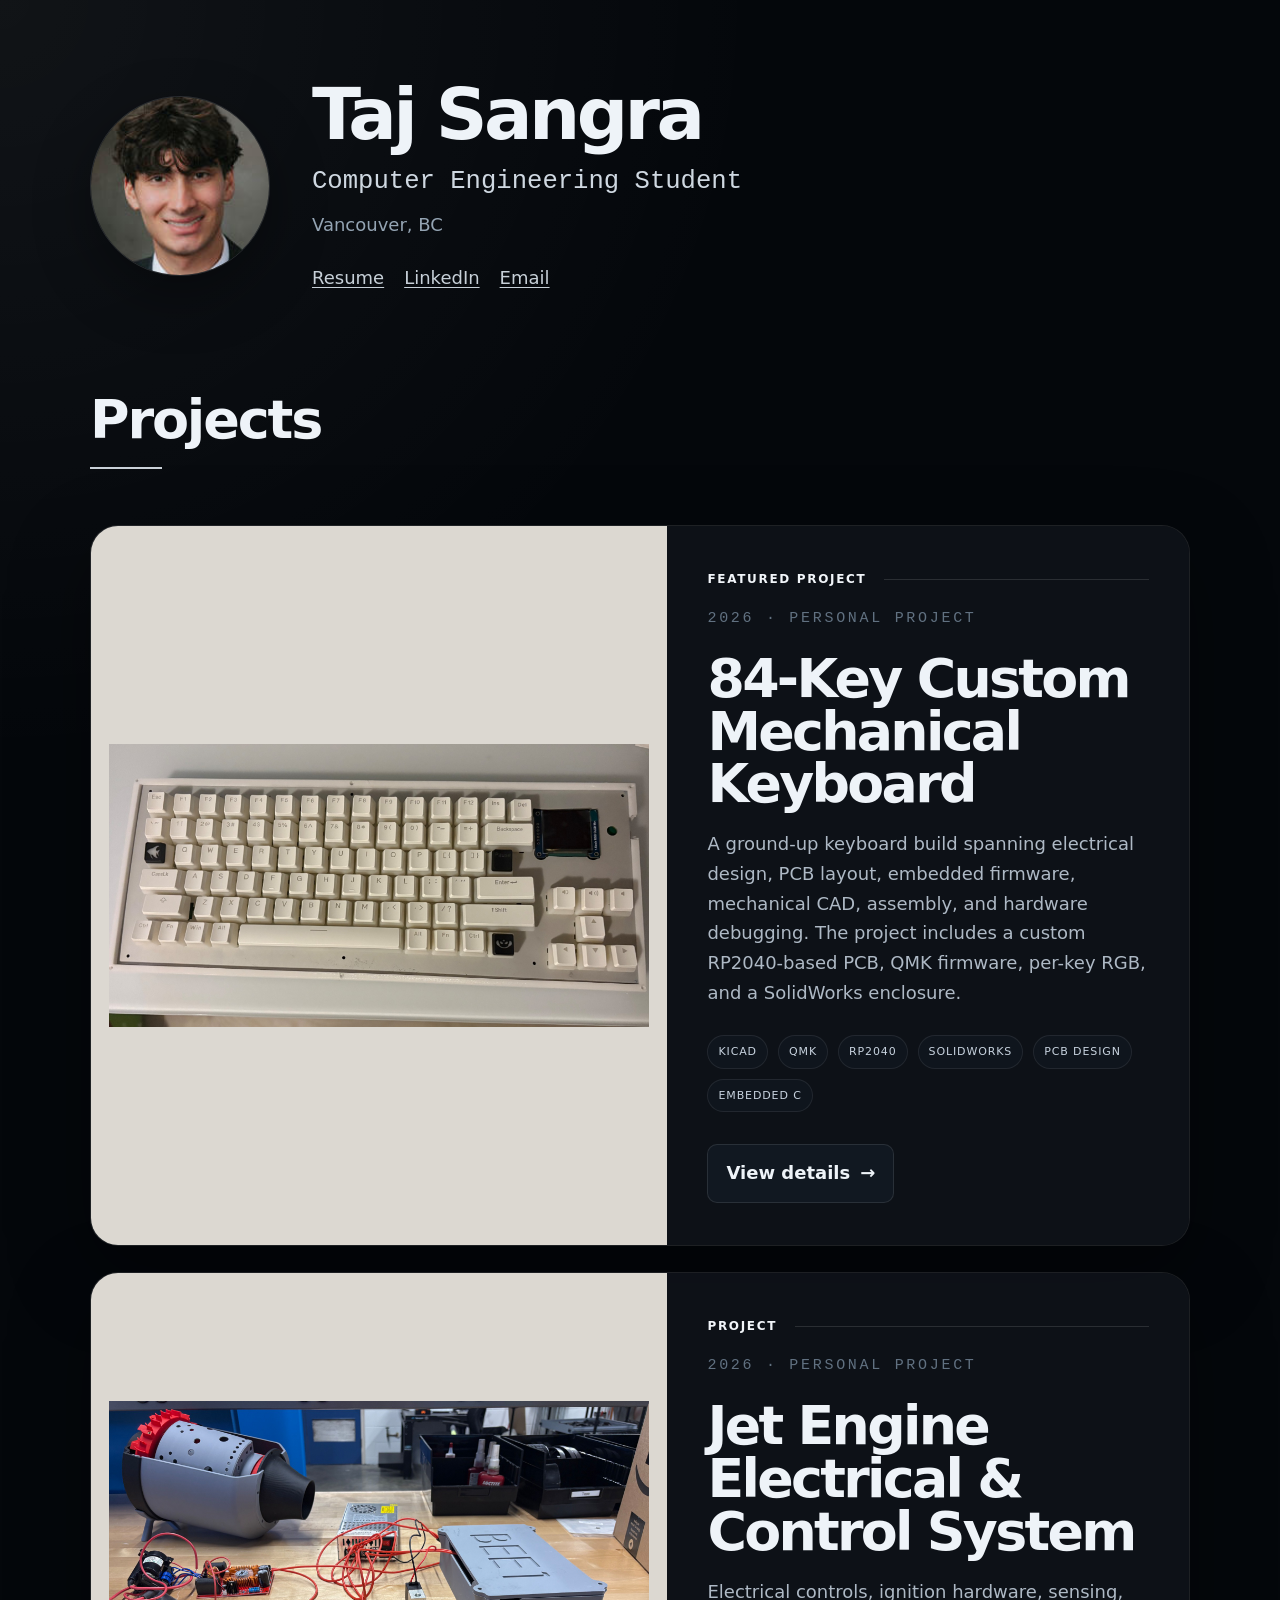
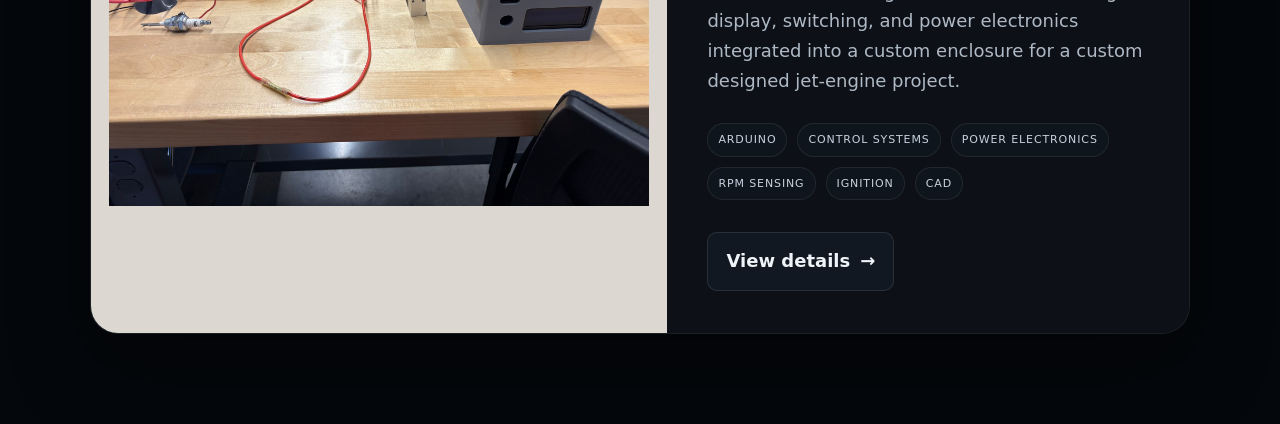
<file: index.html>
<!doctype html>
<html lang="en">
<head>
  <meta charset="utf-8" />
  <meta name="viewport" content="width=device-width, initial-scale=1" />
  <meta name="description" content="Taj Sangra engineering portfolio featuring hardware and embedded systems projects." />
  <meta name="theme-color" content="#090d12" />
  <title>Taj Sangra — Engineering Portfolio</title>
  <link rel="stylesheet" href="styles.css" />
</head>
<body class="home-page">
  <main class="home-shell">
    <section class="home-hero">
      <div class="profile-photo-wrap">
        <img src="assets/profile-photo.png" alt="Portrait of Taj Sangra" class="profile-photo" />
      </div>
      <div class="home-intro">
        <h1>Taj Sangra</h1>
        <p class="home-role">Computer Engineering Student</p>
        <p class="home-location">Vancouver, BC</p>
        <div class="home-links">
          <a href="https://docs.google.com/document/d/1w_zYabMlUeRlY7j57FBJ8Mv4uQWtAN9f/edit#heading=h.sxq8k8dbn9qv" target="_blank" rel="noreferrer">Resume</a>
          <a href="https://www.linkedin.com/in/taj-sangra-b02935247/" target="_blank" rel="noreferrer">LinkedIn</a>
          <a href="mailto:tsangra7@gmail.com">Email</a>
        </div>
      </div>
    </section>

    <section class="projects-section">
      <div class="projects-heading">
        <h2>Projects</h2>
        <span></span>
      </div>

      <article class="featured-card">
        <div class="featured-image-wrap">
          <img src="assets/keyboard-hero-v3.jpg" alt="Completed custom mechanical keyboard" class="featured-image" />
        </div>
        <div class="featured-copy">
          <div class="featured-label-row">
            <span class="featured-label">Featured Project</span>
          </div>
          <p class="featured-meta">2026 · Personal Project</p>
          <h3>84-Key Custom Mechanical Keyboard</h3>
          <p class="featured-desc">A ground-up keyboard build spanning electrical design, PCB layout, embedded firmware, mechanical CAD, assembly, and hardware debugging. The project includes a custom RP2040-based PCB, QMK firmware, per-key RGB, and a SolidWorks enclosure.</p>
          <div class="home-tags">
            <span>KiCad</span>
            <span>QMK</span>
            <span>RP2040</span>
            <span>SolidWorks</span>
            <span>PCB Design</span>
            <span>Embedded C</span>
          </div>
          <a class="featured-button" href="keyboard.html">View details <span aria-hidden="true">→</span></a>
        </div>
      </article>

      <article class="featured-card project-card-secondary">
        <div class="featured-image-wrap">
          <img src="assets/jet-system-overview.jpg" alt="Jet engine electrical and control system test setup" class="featured-image" />
        </div>
        <div class="featured-copy">
          <div class="featured-label-row">
            <span class="featured-label">Project</span>
          </div>
          <p class="featured-meta">2026 · Personal Project</p>
          <h3>Jet Engine Electrical &amp; Control System</h3>
          <p class="featured-desc">Electrical controls, ignition hardware, sensing, display, switching, and power electronics integrated into a custom enclosure for a custom designed jet-engine project.</p>
          <div class="home-tags">
            <span>Arduino</span>
            <span>Control Systems</span>
            <span>Power Electronics</span>
            <span>RPM Sensing</span>
            <span>Ignition</span>
            <span>CAD</span>
          </div>
          <a class="featured-button" href="jet-engine-electrical.html">View details <span aria-hidden="true">→</span></a>
        </div>
      </article>
    </section>
  </main>
</body>
</html>
</file>
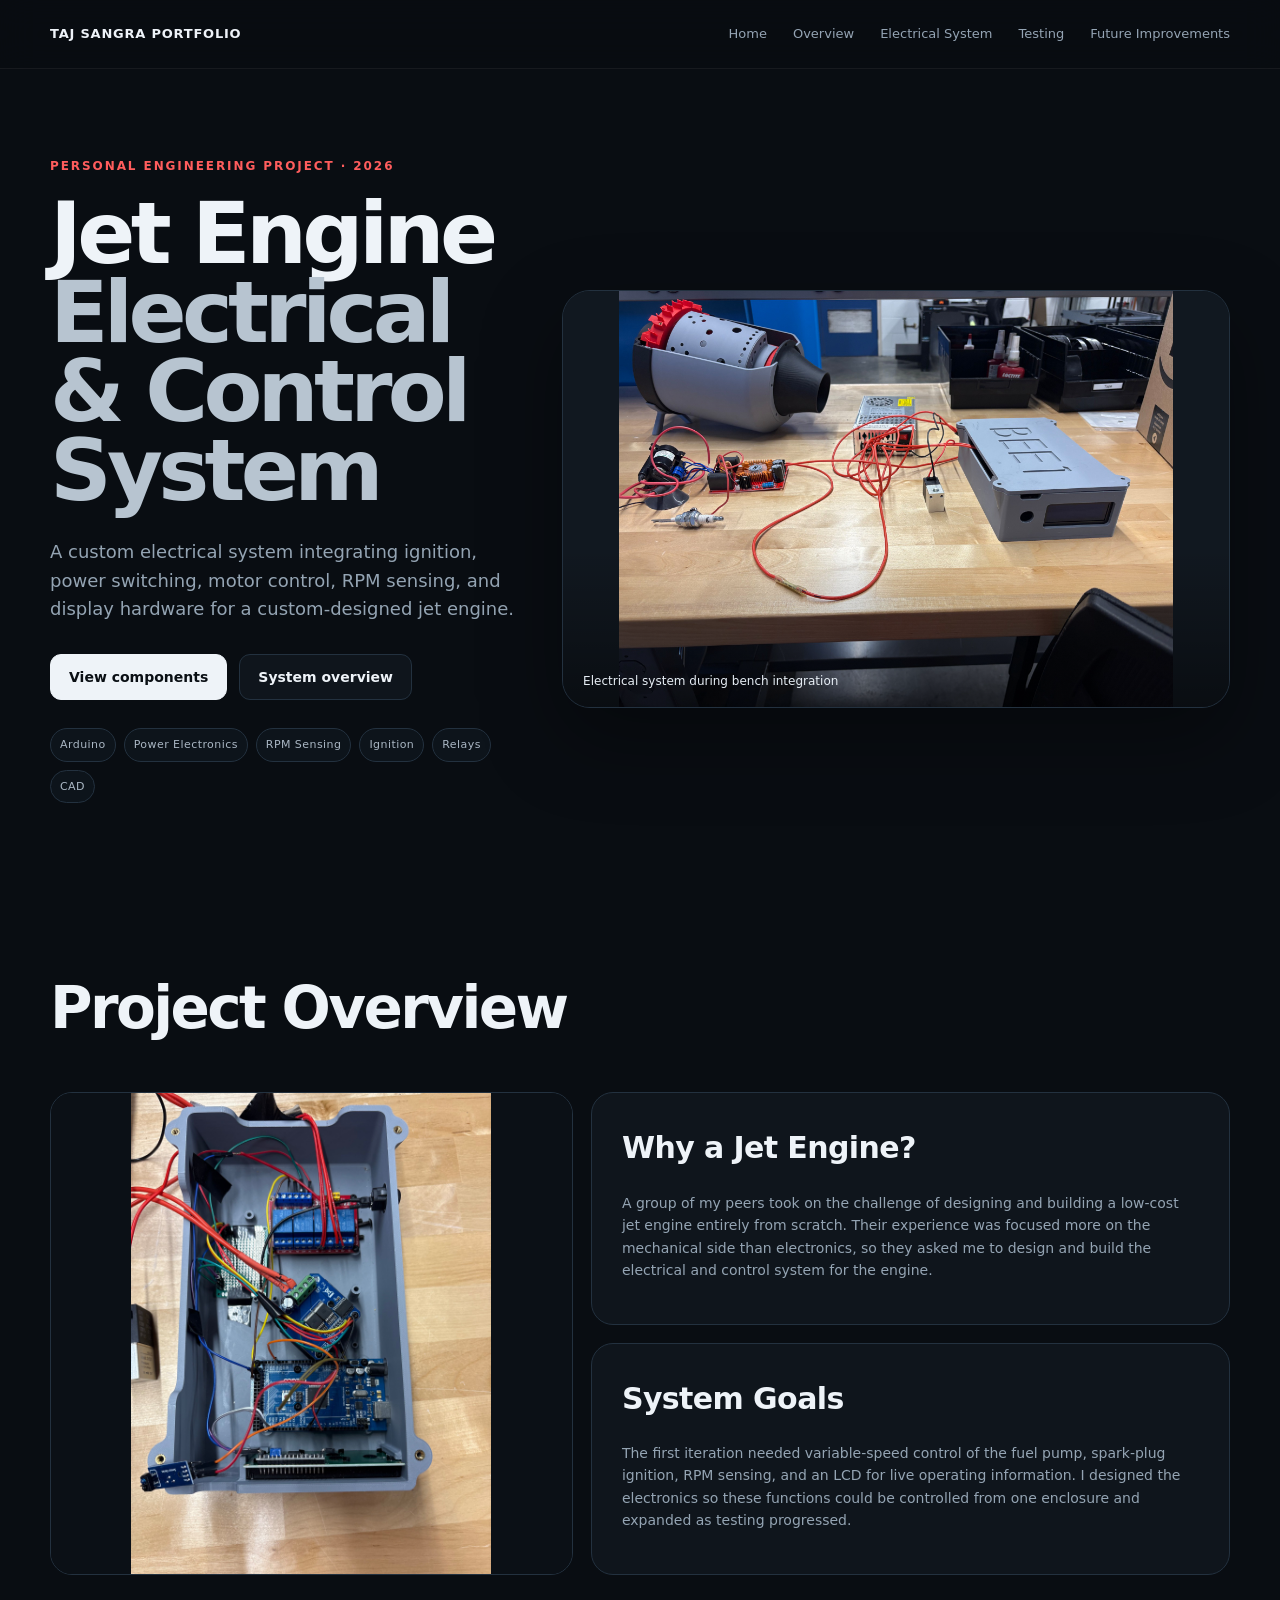
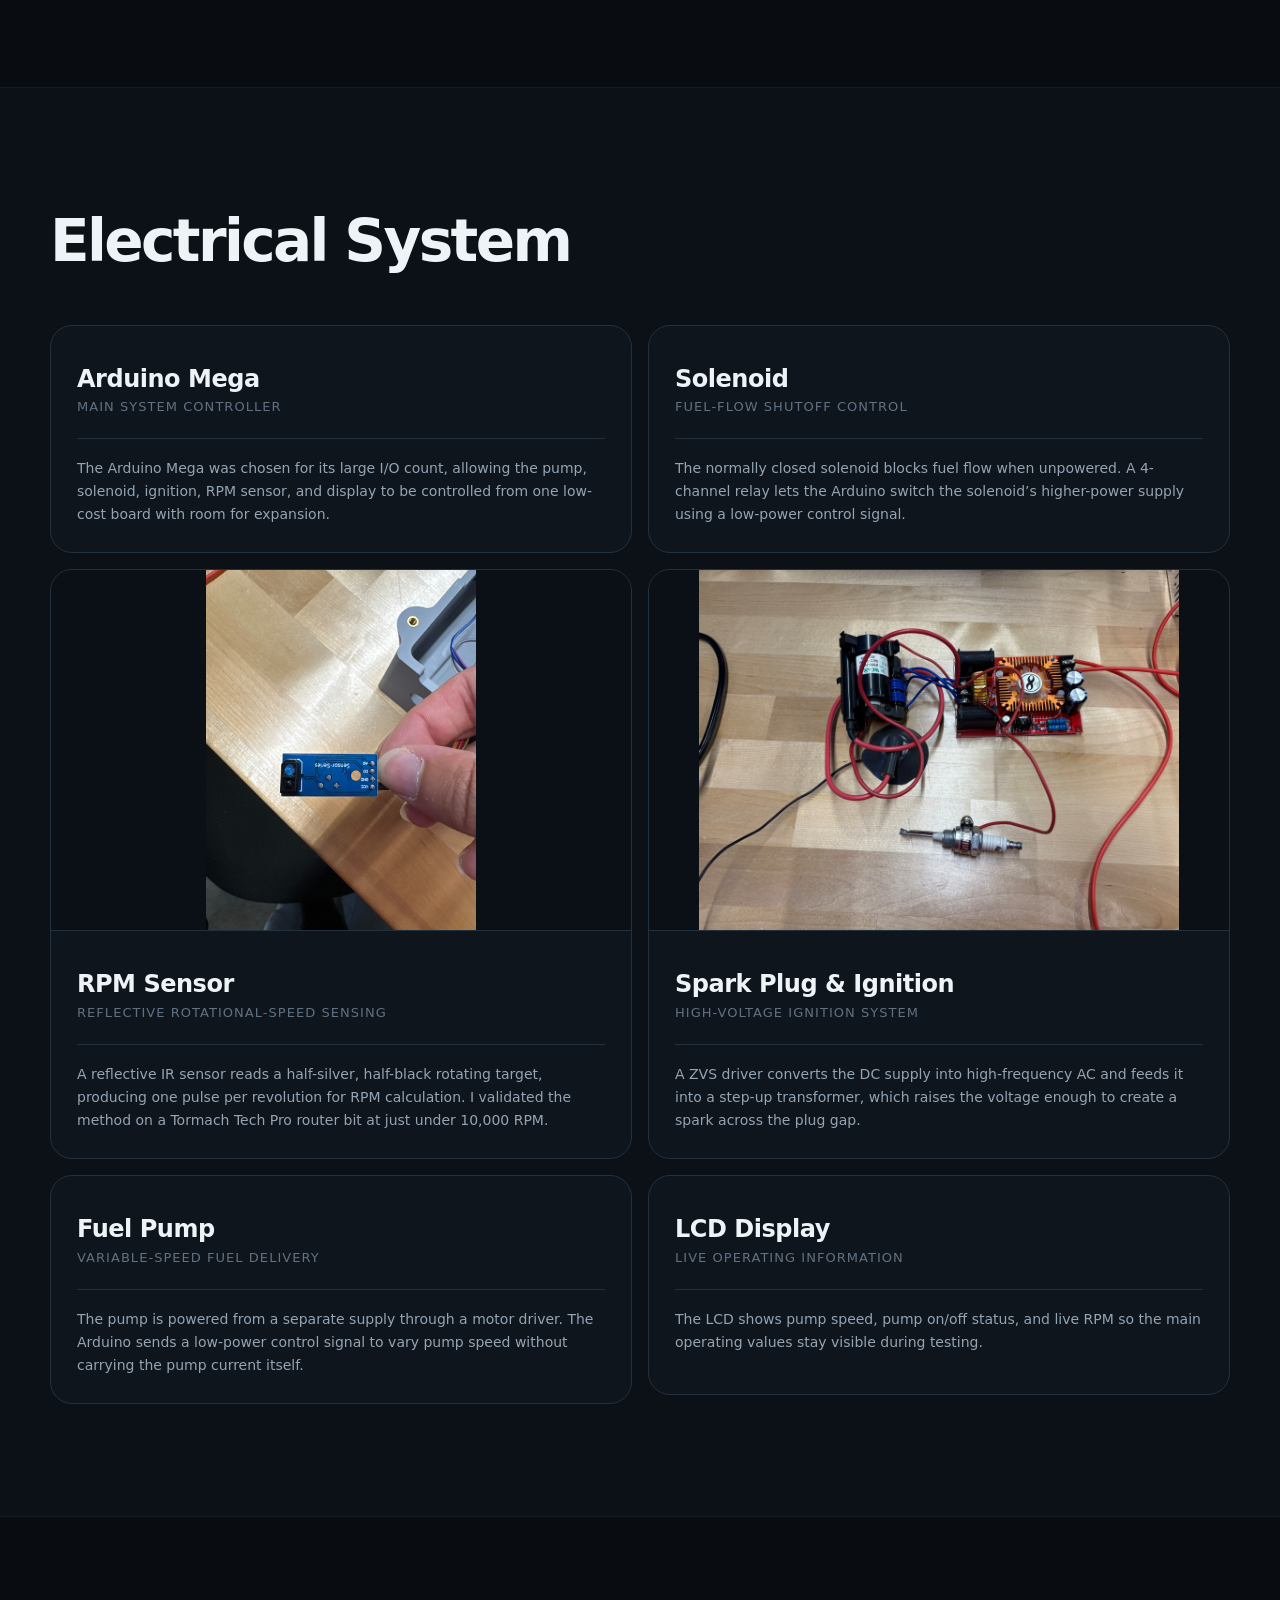
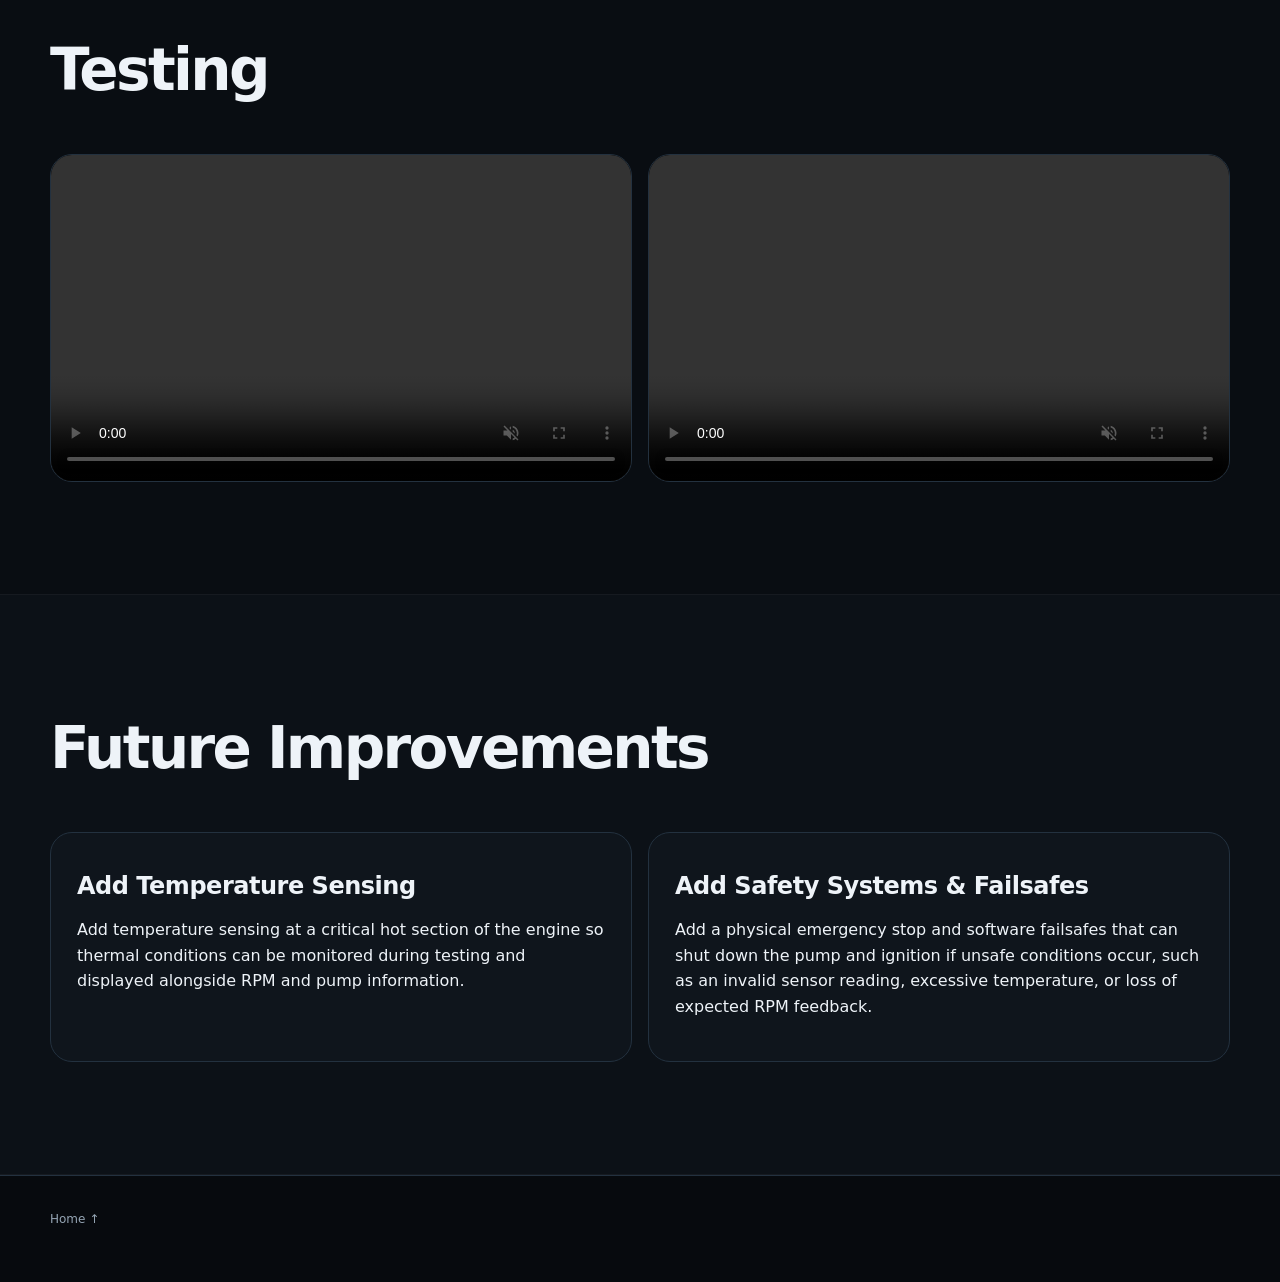
<file: jet-engine-electrical.html>
<!doctype html>
<html lang="en">
<head>
  <meta charset="utf-8" />
  <meta name="viewport" content="width=device-width, initial-scale=1" />
  <meta name="description" content="Jet engine electrical and control system project by Taj Sangra." />
  <meta name="theme-color" content="#090d12" />
  <title>Jet Engine Electrical &amp; Control System — Taj Sangra</title>
  <link rel="stylesheet" href="styles.css" />
  <style>
    .component-card.compact-card{align-self:start;min-height:220px}
    @media(max-width:900px){.component-card.compact-card{min-height:0}}
  </style>
</head>
<body>
  <div class="scroll-progress" aria-hidden="true"><span id="scrollBar"></span></div>
  <header class="nav-wrap">
    <nav class="nav shell" aria-label="Primary navigation">
      <a class="brand" href="index.html" aria-label="Back to home"><span>Taj Sangra Portfolio</span></a>
      <div class="nav-links">
        <a href="index.html">Home</a>
        <a href="#overview">Overview</a>
        <a href="#system">Electrical System</a>
        <a href="#testing">Testing</a>
        <a href="#integration">Future Improvements</a>
      </div>
    </nav>
  </header>

  <main id="top">
    <section class="hero shell jet-hero">
      <div class="eyebrow reveal">PERSONAL ENGINEERING PROJECT · 2026</div>
      <div class="hero-grid jet-hero-grid">
        <div class="hero-copy reveal">
          <h1>Jet Engine<br><span>Electrical &amp; Control System</span></h1>
          <p class="lede">A custom electrical system integrating ignition, power switching, motor control, RPM sensing, and display hardware for a custom-designed jet engine.</p>
          <div class="hero-actions"><a class="button primary" href="#system">View components</a><a class="button ghost" href="#system">System overview</a></div>
          <div class="tags" aria-label="Project technologies"><span>Arduino</span><span>Power Electronics</span><span>RPM Sensing</span><span>Ignition</span><span>Relays</span><span>CAD</span></div>
        </div>
        <figure class="hero-media jet-hero-media reveal"><img src="assets/jet-system-overview.jpg" alt="Jet engine electrical system laid out beside the engine and control enclosure" fetchpriority="high" /><figcaption>Electrical system during bench integration</figcaption></figure>
      </div>
    </section>

    <section id="overview" class="section shell">
      <div class="section-heading reveal"><h2>Project Overview</h2></div>
      <div class="jet-overview-grid">
        <figure class="photo-card reveal jet-contained-photo"><img src="assets/jet-control-box.jpg" alt="Inside the jet engine electrical control enclosure" loading="lazy" /><figcaption><strong>Control enclosure</strong><br>Controller, relay board, motor driver, display hardware, and wiring integrated into the printed enclosure.</figcaption></figure>
        <div class="jet-overview-copy">
          <article class="story reveal jet-summary-card"><h3>Why a Jet Engine?</h3><p>A group of my peers took on the challenge of designing and building a low-cost jet engine entirely from scratch. Their experience was focused more on the mechanical side than electronics, so they asked me to design and build the electrical and control system for the engine.</p></article>
          <article class="story reveal jet-summary-card"><h3>System Goals</h3><p>The first iteration needed variable-speed control of the fuel pump, spark-plug ignition, RPM sensing, and an LCD for live operating information. I designed the electronics so these functions could be controlled from one enclosure and expanded as testing progressed.</p></article>
        </div>
      </div>
    </section>

    <section id="system" class="section section-alt">
      <div class="shell">
        <div class="section-heading reveal"><h2>Electrical System</h2></div>
        <div class="component-grid">
          <article class="component-card reveal">
            <h3>Arduino Mega</h3>
            <p class="component-subtitle">Main system controller</p>
            <div class="component-writeup">
              <p>The Arduino Mega was chosen for its large I/O count, allowing the pump, solenoid, ignition, RPM sensor, and display to be controlled from one low-cost board with room for expansion.</p>
            </div>
          </article>

          <article class="component-card reveal">
            <h3>Solenoid</h3>
            <p class="component-subtitle">Fuel-flow shutoff control</p>
            <div class="component-writeup">
              <p>The normally closed solenoid blocks fuel flow when unpowered. A 4-channel relay lets the Arduino switch the solenoid’s higher-power supply using a low-power control signal.</p>
            </div>
          </article>

          <article class="component-card reveal component-with-photo">
            <figure class="component-photo"><img src="assets/jet-rpm-sensor.jpg" alt="Reflective infrared RPM sensor used for rotational-speed testing" loading="lazy" /></figure>
            <div class="component-body">
              <h3>RPM Sensor</h3>
              <p class="component-subtitle">Reflective rotational-speed sensing</p>
              <div class="component-writeup">
                <p>A reflective IR sensor reads a half-silver, half-black rotating target, producing one pulse per revolution for RPM calculation. I validated the method on a Tormach Tech Pro router bit at just under 10,000 RPM.</p>
              </div>
            </div>
          </article>

          <article class="component-card reveal component-with-photo">
            <figure class="component-photo"><img src="assets/jet-ignition-assembly.jpg" alt="Jet engine ignition transformer, spark plug, and ZVS driver electronics" loading="lazy" /></figure>
            <div class="component-body">
              <h3>Spark Plug &amp; Ignition</h3>
              <p class="component-subtitle">High-voltage ignition system</p>
              <div class="component-writeup">
                <p>A ZVS driver converts the DC supply into high-frequency AC and feeds it into a step-up transformer, which raises the voltage enough to create a spark across the plug gap.</p>
              </div>
            </div>
          </article>

          <article class="component-card reveal compact-card">
            <h3>Fuel Pump</h3>
            <p class="component-subtitle">Variable-speed fuel delivery</p>
            <div class="component-writeup">
              <p>The pump is powered from a separate supply through a motor driver. The Arduino sends a low-power control signal to vary pump speed without carrying the pump current itself.</p>
            </div>
          </article>

          <article class="component-card reveal compact-card">
            <h3>LCD Display</h3>
            <p class="component-subtitle">Live operating information</p>
            <div class="component-writeup">
              <p>The LCD shows pump speed, pump on/off status, and live RPM so the main operating values stay visible during testing.</p>
            </div>
          </article>
        </div>
      </div>
    </section>

    <section id="testing" class="section shell">
      <div class="section-heading reveal">
        <h2>Testing</h2>
      </div>
      <div class="jet-test-grid">
        <figure class="photo-card reveal jet-video-card">
          <video controls muted playsinline preload="metadata">
            <source src="assets/jet-ignition-test-muted.mp4" type="video/mp4" />
            Your browser does not support the video tag.
          </video>
        </figure>
        <figure class="photo-card reveal jet-video-card">
          <video controls muted playsinline preload="metadata">
            <source src="assets/jet-fluid-test-muted.mp4" type="video/mp4" />
            Your browser does not support the video tag.
          </video>
        </figure>
      </div>
    </section>

    <section id="integration" class="section section-alt">
      <div class="shell">
        <div class="section-heading reveal"><h2>Future Improvements</h2></div>
        <div class="component-grid future-improvements-grid">
          <article class="component-card reveal">
            <h3>Add Temperature Sensing</h3>
            <p>Add temperature sensing at a critical hot section of the engine so thermal conditions can be monitored during testing and displayed alongside RPM and pump information.</p>
          </article>
          <article class="component-card reveal">
            <h3>Add Safety Systems &amp; Failsafes</h3>
            <p>Add a physical emergency stop and software failsafes that can shut down the pump and ignition if unsafe conditions occur, such as an invalid sensor reading, excessive temperature, or loss of expected RPM feedback.</p>
          </article>
        </div>
      </div>
    </section>
  </main>

  <footer><div class="shell footer-inner"><a href="index.html">Home ↑</a></div></footer>
  <script src="script.js"></script>
</body>
</html>
</file>
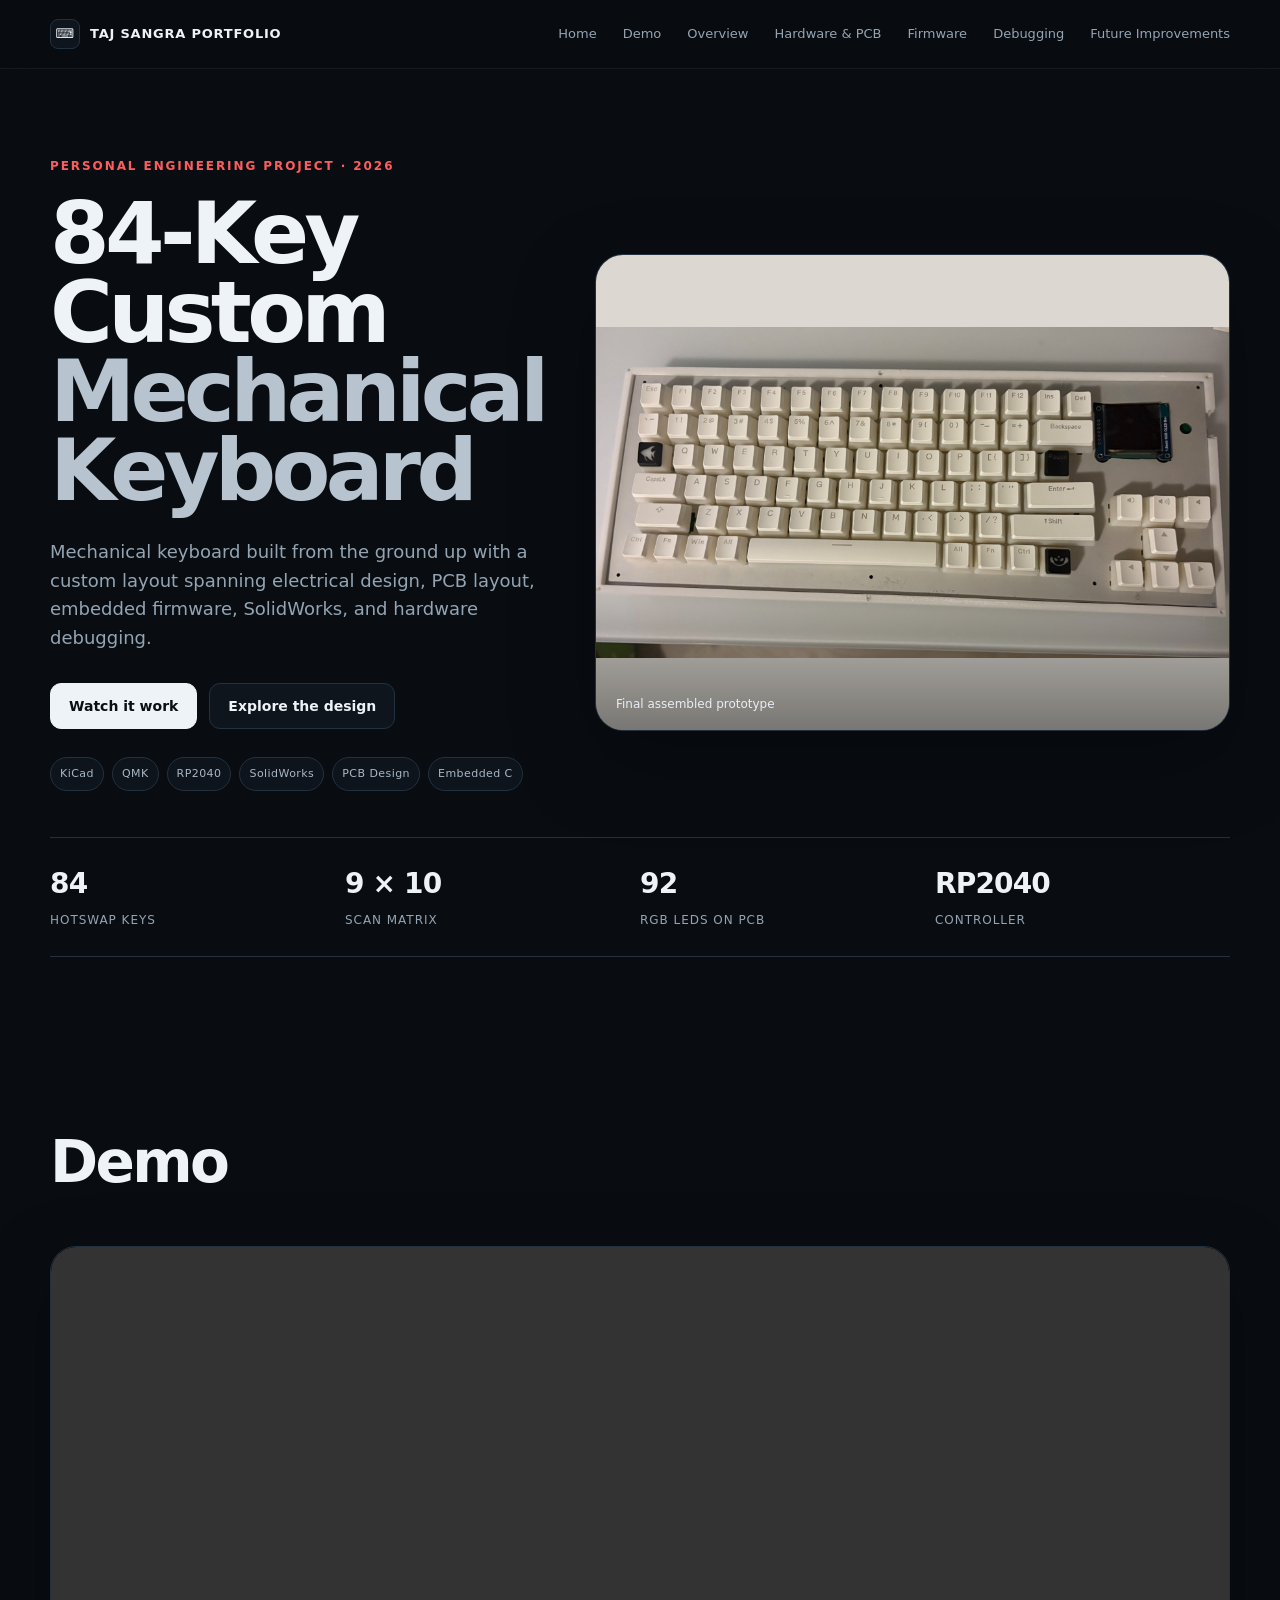
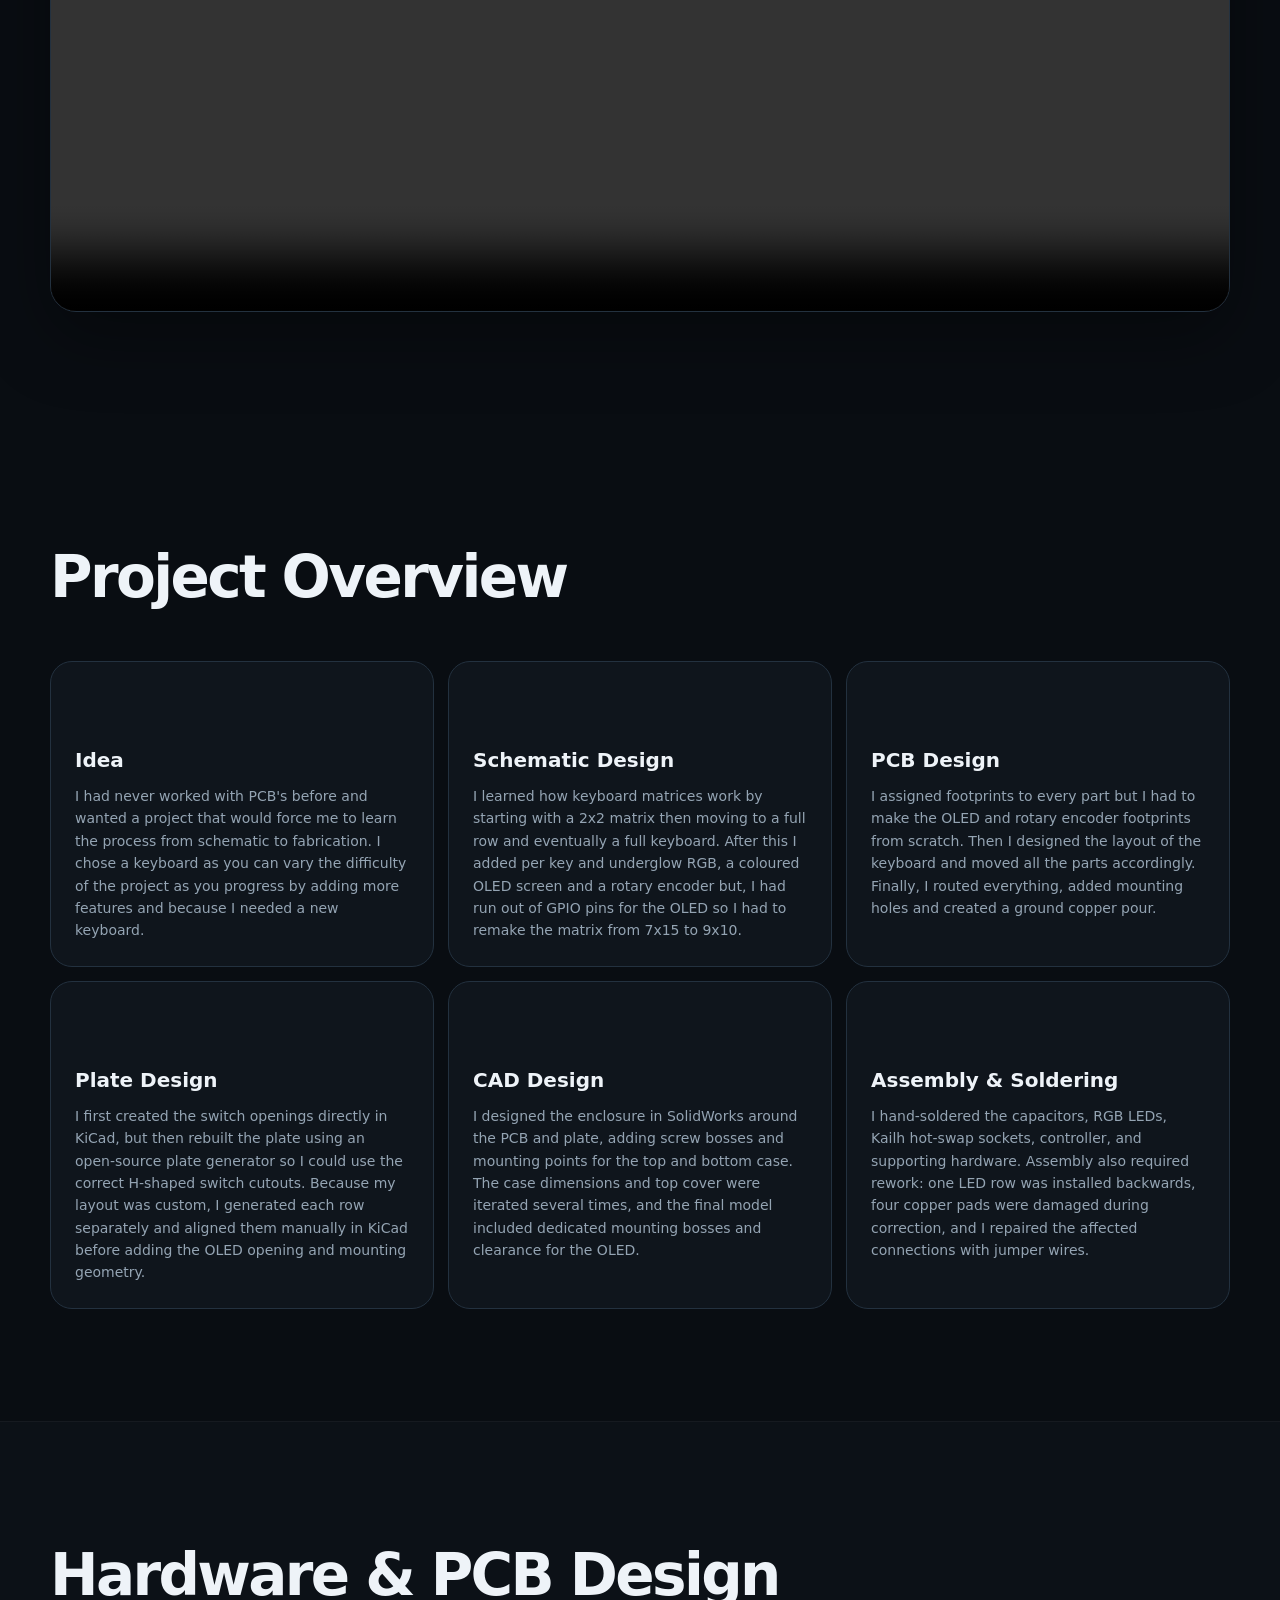
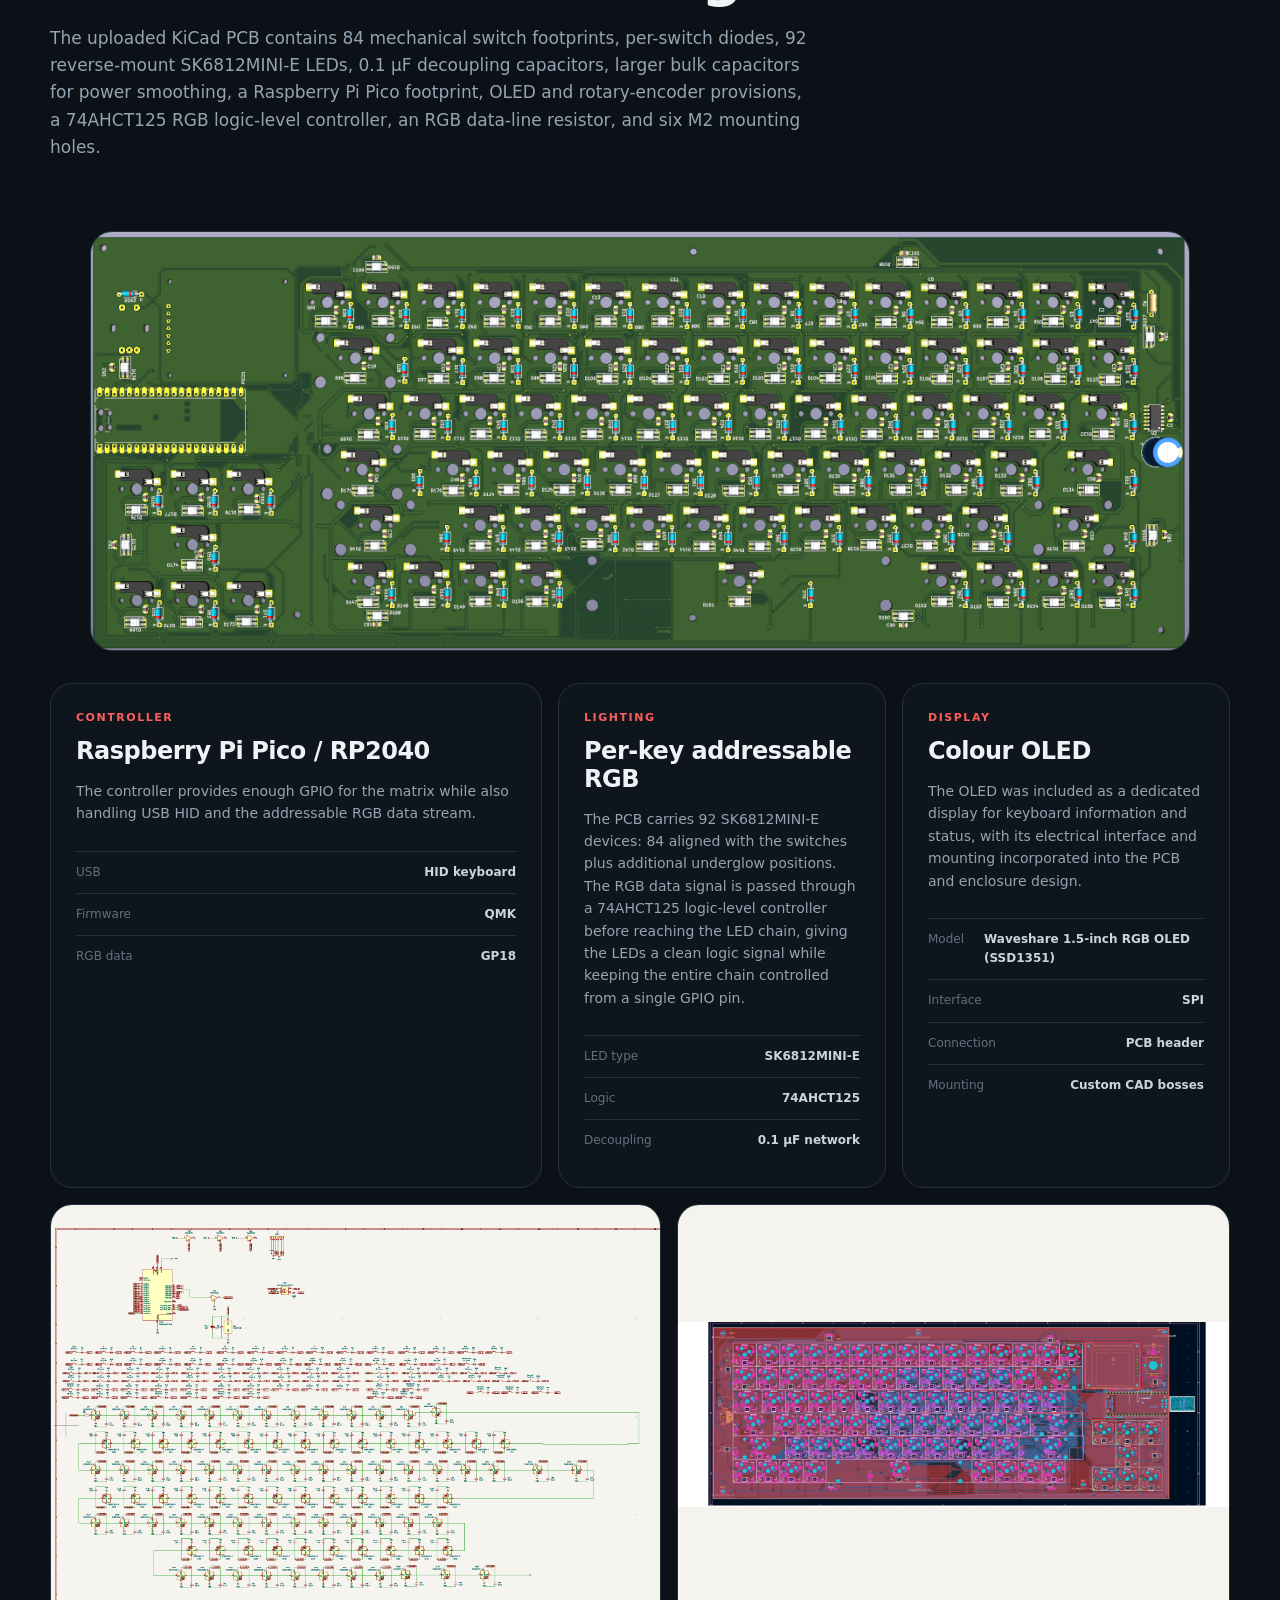
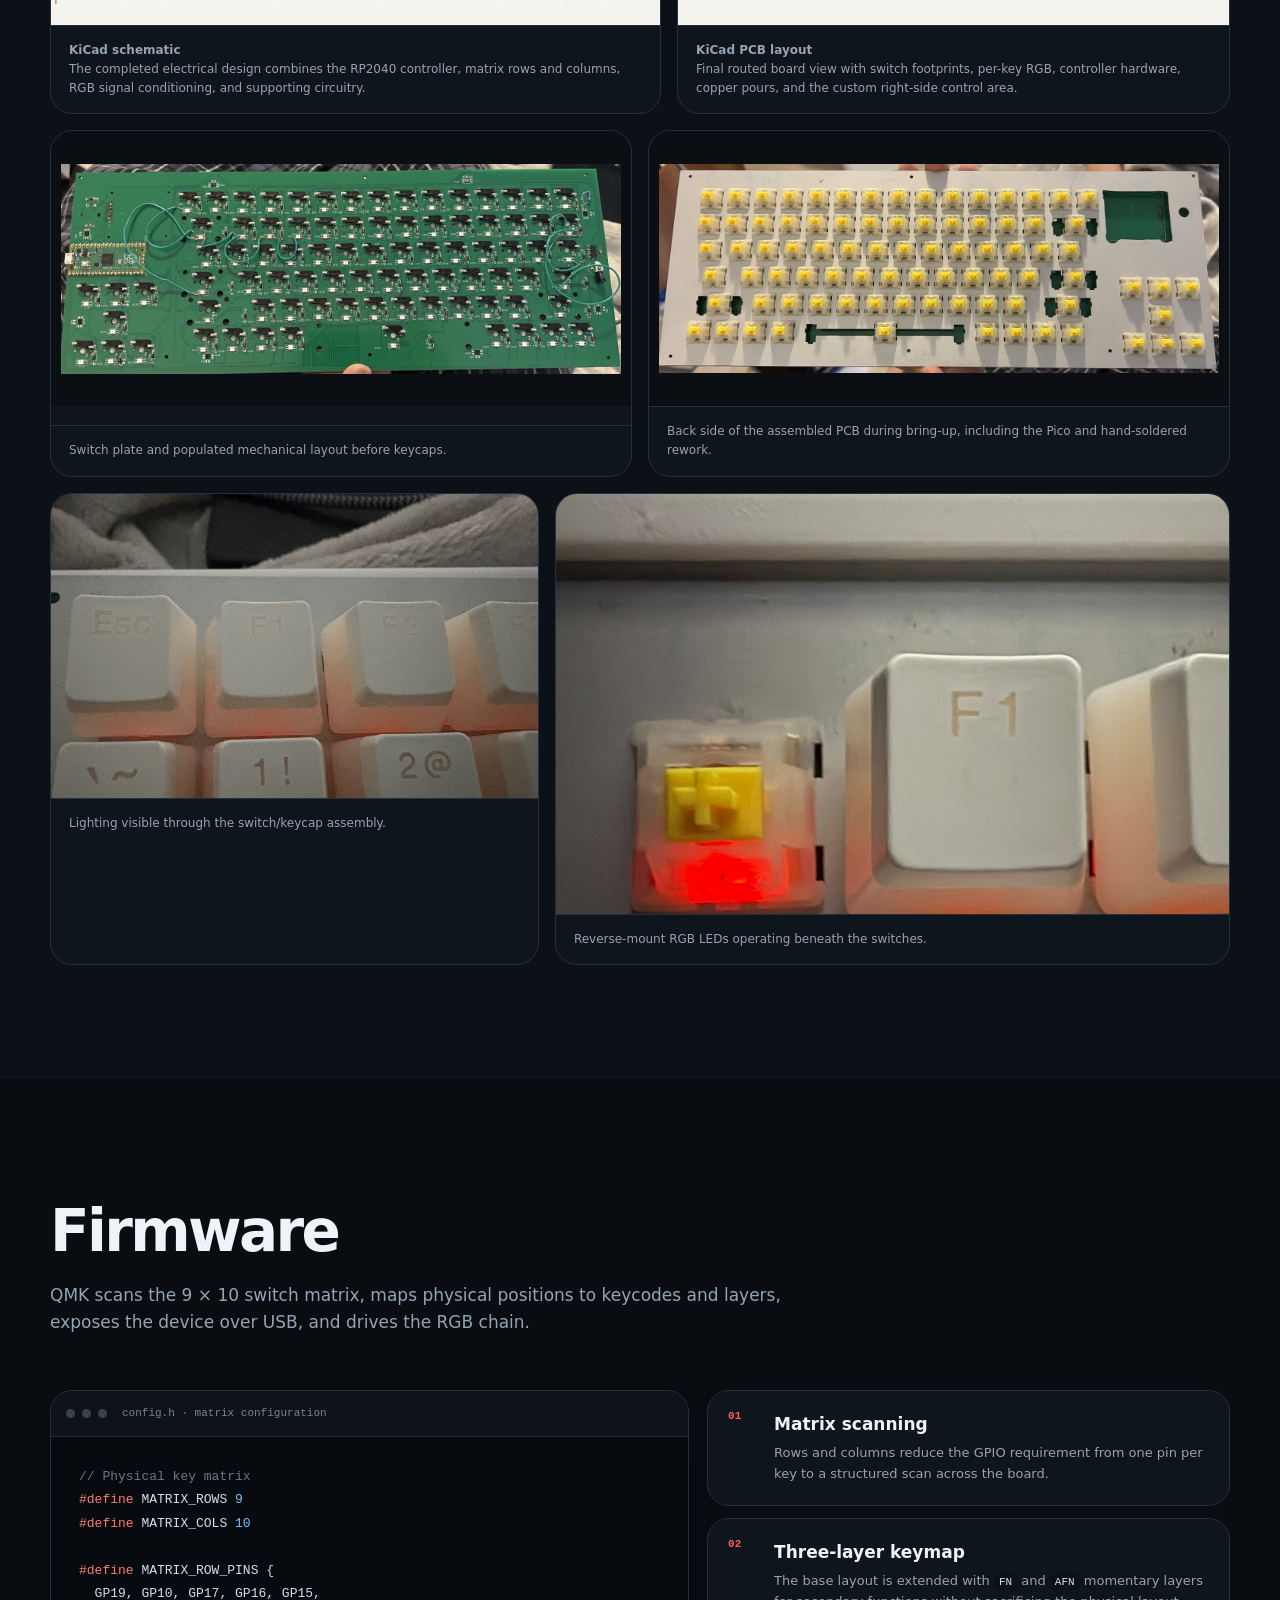
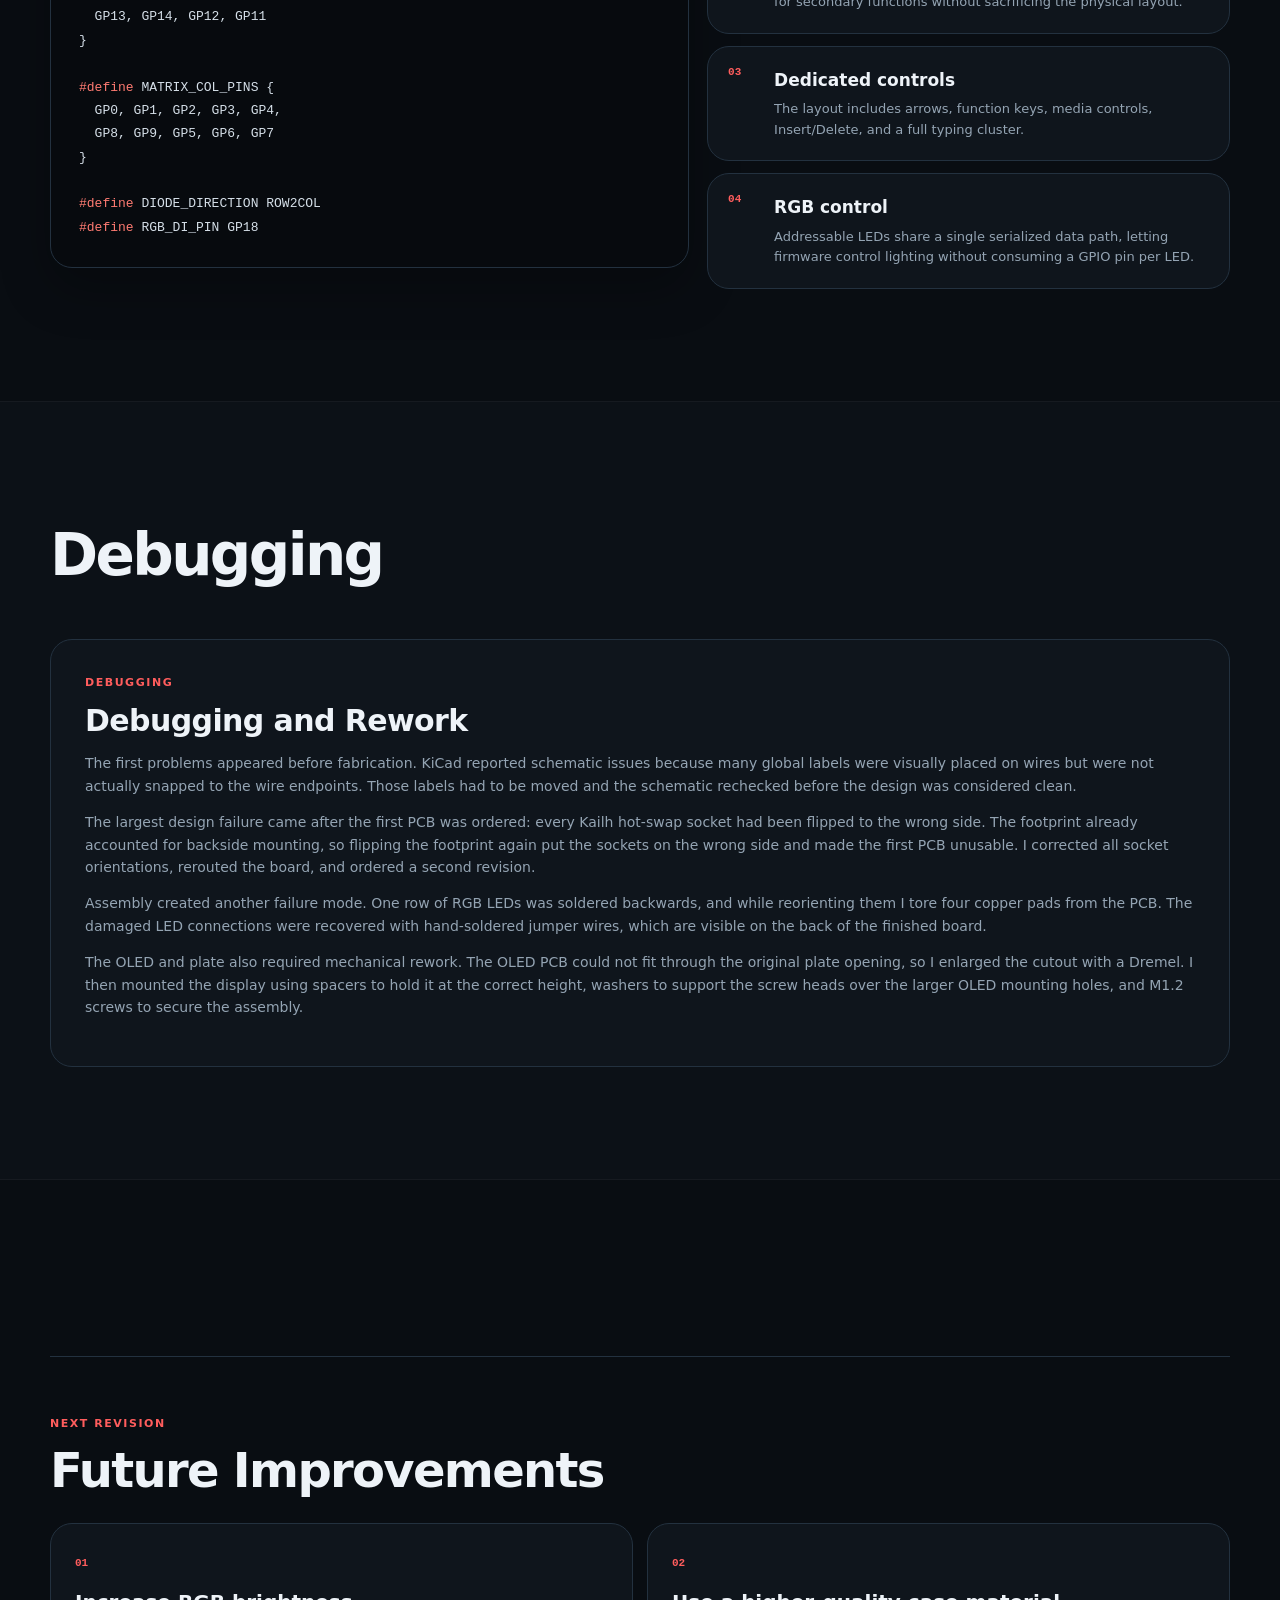
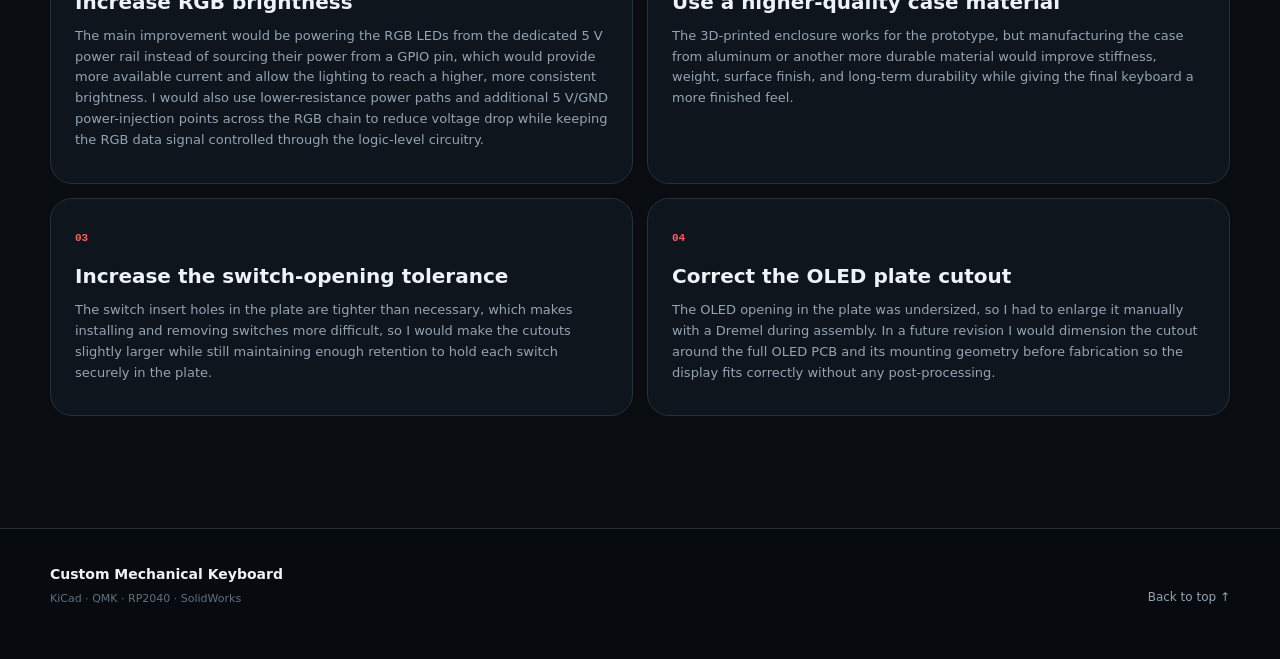
<file: keyboard.html>
<!doctype html>
<html lang="en">
<head>
  <meta charset="utf-8" />
  <meta name="viewport" content="width=device-width, initial-scale=1" />
  <meta name="description" content="Engineering case study: an 84-key RP2040 mechanical keyboard designed in KiCad and SolidWorks, assembled and debugged by hand, with QMK firmware and per-key RGB." />
  <meta name="theme-color" content="#090d12" />
  <title>Custom Mechanical Keyboard — Engineering Portfolio</title>
  <link rel="stylesheet" href="styles.css" />
  <style>
    /* Center the five overview cards and remove their old number labels. */
    #overview .discipline-grid {
      width: 100%;
      max-width: 1180px;
      margin-left: auto;
      margin-right: auto;
      display: grid;
      grid-template-columns: repeat(3, minmax(0, 1fr));
      gap: 14px;
    }
    #overview .discipline {
      min-width: 0;
      width: 100%;
    }
    #overview .discipline > span { display: none; }
    @media (max-width: 900px) {
      #overview .discipline-grid { grid-template-columns: repeat(2, minmax(0, 1fr)); }
    }
    @media (max-width: 620px) {
      #overview .discipline-grid { grid-template-columns: 1fr; }
    }
  </style>
</head>
<body>
  <div class="scroll-progress" aria-hidden="true"><span id="scrollBar"></span></div>

  <header class="nav-wrap">
    <nav class="nav shell" aria-label="Primary navigation">
      <a class="brand" href="index.html" aria-label="Back to home">
        <span class="brand-mark">⌨</span>
        <span>Taj Sangra Portfolio</span>
      </a>
      <div class="nav-links">
        <a href="index.html">Home</a>
        <a href="#demo">Demo</a>
        <a href="#overview">Overview</a>
        <a href="#hardware">Hardware &amp; PCB</a>
        <a href="#firmware">Firmware</a>
        <a href="#build">Debugging</a>
        <a href="#future">Future Improvements</a>
      </div>
    </nav>
  </header>

  <main id="top">
    <section class="hero shell">
      <div class="eyebrow reveal">PERSONAL ENGINEERING PROJECT · 2026</div>
      <div class="hero-grid">
        <div class="hero-copy reveal">
          <h1>84-Key Custom<br><span>Mechanical Keyboard</span></h1>
          <p class="lede">Mechanical keyboard built from the ground up with a custom layout spanning electrical design, PCB layout, embedded firmware, SolidWorks, and hardware debugging.</p>
          <div class="hero-actions">
            <a class="button primary" href="#demo">Watch it work</a>
            <a class="button ghost" href="#hardware">Explore the design</a>
          </div>
          <div class="tags" aria-label="Project technologies">
            <span>KiCad</span><span>QMK</span><span>RP2040</span><span>SolidWorks</span><span>PCB Design</span><span>Embedded C</span>
          </div>
        </div>
        <figure class="hero-media reveal">
          <img src="assets/keyboard-hero-v3.jpg" alt="Completed white custom mechanical keyboard photographed from above" fetchpriority="high" />
          <figcaption>Final assembled prototype</figcaption>
        </figure>
      </div>

      <div class="stats reveal" aria-label="Project specifications">
        <div><strong>84</strong><span>hotswap keys</span></div>
        <div><strong>9 × 10</strong><span>scan matrix</span></div>
        <div><strong>92</strong><span>RGB LEDs on PCB</span></div>
        <div><strong>RP2040</strong><span>controller</span></div>
      </div>
    </section>

    <section id="demo" class="section shell">
      <div class="section-heading reveal">
        <h2>Demo</h2>
      </div>

      <div class="video-frame reveal">
        <video controls preload="metadata" playsinline>
          <source src="assets/keyboard-demo-v2.mp4" type="video/mp4" />
          Your browser does not support the video tag.
        </video>
      </div>
    </section>

    <section id="overview" class="section shell">
      <div class="section-heading reveal">
        <h2>Project Overview</h2>
      </div>

      <div class="discipline-grid">
        <article class="discipline reveal"><h3>Idea</h3><p>I had never worked with PCB's before and wanted a project that would force me to learn the process from schematic to fabrication. I chose a keyboard as you can vary the difficulty of the project as you progress by adding more features and because I needed a new keyboard.</p></article>
        <article class="discipline reveal"><h3>Schematic Design</h3><p>I learned how keyboard matrices work by starting with a 2x2 matrix then moving to a full row and eventually a full keyboard. After this I added per key and underglow RGB, a coloured OLED screen and a rotary encoder but, I had run out of GPIO pins for the OLED so I had to remake the matrix from 7x15 to 9x10.</p></article>
        <article class="discipline reveal"><h3>PCB Design</h3><p>I assigned footprints to every part but I had to make the OLED and rotary encoder footprints from scratch. Then I designed the layout of the keyboard and moved all the parts accordingly. Finally, I routed everything, added mounting holes and created a ground copper pour.</p></article>
        <article class="discipline reveal"><h3>Plate Design</h3><p>I first created the switch openings directly in KiCad, but then rebuilt the plate using an open-source plate generator so I could use the correct H-shaped switch cutouts. Because my layout was custom, I generated each row separately and aligned them manually in KiCad before adding the OLED opening and mounting geometry.</p></article>
        <article class="discipline reveal"><h3>CAD Design</h3><p>I designed the enclosure in SolidWorks around the PCB and plate, adding screw bosses and mounting points for the top and bottom case. The case dimensions and top cover were iterated several times, and the final model included dedicated mounting bosses and clearance for the OLED.</p></article>
        <article class="discipline reveal"><h3>Assembly &amp; Soldering</h3><p>I hand-soldered the capacitors, RGB LEDs, Kailh hot-swap sockets, controller, and supporting hardware. Assembly also required rework: one LED row was installed backwards, four copper pads were damaged during correction, and I repaired the affected connections with jumper wires.</p></article>
      </div>

    </section>

    <section id="hardware" class="section section-alt">
      <div class="shell">
        <div class="section-heading reveal">
        <h2>Hardware & PCB Design</h2>
          <p>The uploaded KiCad PCB contains 84 mechanical switch footprints, per-switch diodes, 92 reverse-mount SK6812MINI-E LEDs, 0.1 µF decoupling capacitors, larger bulk capacitors for power smoothing, a Raspberry Pi Pico footprint, OLED and rotary-encoder provisions, a 74AHCT125 RGB logic-level controller, an RGB data-line resistor, and six M2 mounting holes.</p>
        </div>

        <div class="hardware-grid">
          <figure class="technical-card span-2 reveal">
            <img src="assets/pcb-render-v1.png" alt="KiCad 3D render of the custom mechanical keyboard PCB" loading="lazy" />
          </figure>

          <article class="technical-card reveal">
            <div class="card-label">Controller</div>
            <h3>Raspberry Pi Pico / RP2040</h3>
            <p>The controller provides enough GPIO for the matrix while also handling USB HID and the addressable RGB data stream.</p>
            <dl class="spec-list"><div><dt>USB</dt><dd>HID keyboard</dd></div><div><dt>Firmware</dt><dd>QMK</dd></div><div><dt>RGB data</dt><dd>GP18</dd></div></dl>
          </article>

          <article class="technical-card reveal">
            <div class="card-label">Lighting</div>
            <h3>Per-key addressable RGB</h3>
            <p>The PCB carries 92 SK6812MINI-E devices: 84 aligned with the switches plus additional underglow positions. The RGB data signal is passed through a 74AHCT125 logic-level controller before reaching the LED chain, giving the LEDs a clean logic signal while keeping the entire chain controlled from a single GPIO pin.</p>
            <dl class="spec-list"><div><dt>LED type</dt><dd>SK6812MINI-E</dd></div><div><dt>Logic</dt><dd>74AHCT125</dd></div><div><dt>Decoupling</dt><dd>0.1 µF network</dd></div></dl>
          </article>

          <article class="technical-card reveal">
            <div class="card-label">Display</div>
            <h3>Colour OLED</h3>
            <p>The OLED was included as a dedicated display for keyboard information and status, with its electrical interface and mounting incorporated into the PCB and enclosure design.</p>
            <dl class="spec-list"><div><dt>Model</dt><dd>Waveshare 1.5-inch RGB OLED (SSD1351)</dd></div><div><dt>Interface</dt><dd>SPI</dd></div><div><dt>Connection</dt><dd>PCB header</dd></div><div><dt>Mounting</dt><dd>Custom CAD bosses</dd></div></dl>
          </article>
        </div>

        <div class="kicad-gallery">
          <figure class="photo-card reveal">
            <img src="assets/kicad-schematic-v2.png" alt="KiCad schematic showing the Raspberry Pi Pico, level shifting circuitry, and keyboard matrix connections" loading="lazy" />
            <figcaption><strong>KiCad schematic</strong><br>The completed electrical design combines the RP2040 controller, matrix rows and columns, RGB signal conditioning, and supporting circuitry.</figcaption>
          </figure>
          <figure class="photo-card reveal">
            <img src="assets/kicad-pcb-v1.png" alt="KiCad PCB editor showing the routed custom keyboard PCB with copper pours and component placement" loading="lazy" />
            <figcaption><strong>KiCad PCB layout</strong><br>Final routed board view with switch footprints, per-key RGB, controller hardware, copper pours, and the custom right-side control area.</figcaption>
          </figure>
        </div>

        <div class="photo-pair">
          <figure class="photo-card reveal">
            <img src="assets/switch-plate-v6.jpg" alt="Front of the keyboard PCB and plate with switches installed" loading="lazy" />
            <figcaption>Switch plate and populated mechanical layout before keycaps.</figcaption>
          </figure>
          <figure class="photo-card reveal">
            <img src="assets/pcb-back-v6.jpg" alt="Back of the custom keyboard PCB showing the Pico, hotswap sockets, components and rework wires" loading="lazy" />
            <figcaption>Back side of the assembled PCB during bring-up, including the Pico and hand-soldered rework.</figcaption>
          </figure>
        </div>

        <div class="lighting-gallery">
          <figure class="photo-card reveal"><img src="assets/lighting-detail-v2.jpg" alt="Close-up of keyboard keys illuminated from below by red RGB lighting" loading="lazy" /><figcaption>Lighting visible through the switch/keycap assembly.</figcaption></figure>
          <figure class="photo-card wide reveal"><img src="assets/rgb-closeup-v2.jpg" alt="Close-up row of mechanical switches with red LEDs illuminated" loading="lazy" /><figcaption>Reverse-mount RGB LEDs operating beneath the switches.</figcaption></figure>
        </div>
      </div>
    </section>

    <section id="firmware" class="section shell">
      <div class="section-heading reveal">
        <h2>Firmware</h2>
        <p>QMK scans the 9 × 10 switch matrix, maps physical positions to keycodes and layers, exposes the device over USB, and drives the RGB chain.</p>
      </div>

      <div class="code-layout">
        <div class="code-window reveal" aria-label="Representative QMK configuration">
          <div class="code-title"><span></span><span></span><span></span><b>config.h · matrix configuration</b></div>
<pre><code><span class="cmt">// Physical key matrix</span>
<span class="kw">#define</span> MATRIX_ROWS <span class="num">9</span>
<span class="kw">#define</span> MATRIX_COLS <span class="num">10</span>

<span class="kw">#define</span> MATRIX_ROW_PINS { 
  GP19, GP10, GP17, GP16, GP15,
  GP13, GP14, GP12, GP11
}

<span class="kw">#define</span> MATRIX_COL_PINS {
  GP0, GP1, GP2, GP3, GP4,
  GP8, GP9, GP5, GP6, GP7
}

<span class="kw">#define</span> DIODE_DIRECTION ROW2COL
<span class="kw">#define</span> RGB_DI_PIN GP18</code></pre>
        </div>

        <div class="firmware-notes">
          <article class="mini-card reveal"><span>01</span><div><h3>Matrix scanning</h3><p>Rows and columns reduce the GPIO requirement from one pin per key to a structured scan across the board.</p></div></article>
          <article class="mini-card reveal"><span>02</span><div><h3>Three-layer keymap</h3><p>The base layout is extended with <code>FN</code> and <code>AFN</code> momentary layers for secondary functions without sacrificing the physical layout.</p></div></article>
          <article class="mini-card reveal"><span>03</span><div><h3>Dedicated controls</h3><p>The layout includes arrows, function keys, media controls, Insert/Delete, and a full typing cluster.</p></div></article>
          <article class="mini-card reveal"><span>04</span><div><h3>RGB control</h3><p>Addressable LEDs share a single serialized data path, letting firmware control lighting without consuming a GPIO pin per LED.</p></div></article>
        </div>
      </div>
    </section>

    <section id="build" class="section section-alt">
      <div class="shell">
        <div class="section-heading reveal">
        <h2>Debugging</h2>
                  </div>

        <div class="story-grid">
          <article class="story reveal debugging-story">
            <div class="card-label">Debugging</div>
            <h3>Debugging and Rework</h3>
            <p>The first problems appeared before fabrication. KiCad reported schematic issues because many global labels were visually placed on wires but were not actually snapped to the wire endpoints. Those labels had to be moved and the schematic rechecked before the design was considered clean.</p>
            <p>The largest design failure came after the first PCB was ordered: every Kailh hot-swap socket had been flipped to the wrong side. The footprint already accounted for backside mounting, so flipping the footprint again put the sockets on the wrong side and made the first PCB unusable. I corrected all socket orientations, rerouted the board, and ordered a second revision.</p>
            <p>Assembly created another failure mode. One row of RGB LEDs was soldered backwards, and while reorienting them I tore four copper pads from the PCB. The damaged LED connections were recovered with hand-soldered jumper wires, which are visible on the back of the finished board.</p>
            <p>The OLED and plate also required mechanical rework. The OLED PCB could not fit through the original plate opening, so I enlarged the cutout with a Dremel. I then mounted the display using spacers to hold it at the correct height, washers to support the screw heads over the larger OLED mounting holes, and M1.2 screws to secure the assembly.</p>
          </article>
        </div>

      </div>
    </section>

    <section id="future" class="section shell">
      <div class="faults-section reveal">
        <div class="faults-heading">
          <span>NEXT REVISION</span>
          <h2>Future Improvements</h2>
        </div>
        <div class="fault-grid">
          <article class="fault-card">
            <b>01</b>
            <h3>Increase RGB brightness</h3>
            <p>The main improvement would be powering the RGB LEDs from the dedicated 5 V power rail instead of sourcing their power from a GPIO pin, which would provide more available current and allow the lighting to reach a higher, more consistent brightness. I would also use lower-resistance power paths and additional 5 V/GND power-injection points across the RGB chain to reduce voltage drop while keeping the RGB data signal controlled through the logic-level circuitry.</p>
          </article>
          <article class="fault-card">
            <b>02</b>
            <h3>Use a higher-quality case material</h3>
            <p>The 3D-printed enclosure works for the prototype, but manufacturing the case from aluminum or another more durable material would improve stiffness, weight, surface finish, and long-term durability while giving the final keyboard a more finished feel.</p>
          </article>
          <article class="fault-card">
            <b>03</b>
            <h3>Increase the switch-opening tolerance</h3>
            <p>The switch insert holes in the plate are tighter than necessary, which makes installing and removing switches more difficult, so I would make the cutouts slightly larger while still maintaining enough retention to hold each switch securely in the plate.</p>
          </article>
          <article class="fault-card">
            <b>04</b>
            <h3>Correct the OLED plate cutout</h3>
            <p>The OLED opening in the plate was undersized, so I had to enlarge it manually with a Dremel during assembly. In a future revision I would dimension the cutout around the full OLED PCB and its mounting geometry before fabrication so the display fits correctly without any post-processing.</p>
          </article>
        </div>
      </div>
    </section>
  </main>

  <footer>
    <div class="shell footer-inner">
      <div><strong>Custom Mechanical Keyboard</strong><span>KiCad · QMK · RP2040 · SolidWorks</span></div>
      <a href="#top">Back to top ↑</a>
    </div>
  </footer>

  <script src="script.js"></script>
</body>
</html>
</file>
<file: styles.css>
:root {
  --bg:#090d12;
  --panel:#0f151c;
  --panel-2:#121a23;
  --text:#eef3f8;
  --muted:#94a4b3;
  --faint:#617181;
  --line:#23313f;
  --accent:#ff5d5d;
  --accent-soft:rgba(255,93,93,.10);
  --green:#7ee787;
  --max:1180px;
  --radius:22px;
}
*{box-sizing:border-box}
html{scroll-behavior:smooth;background:var(--bg)}
body{margin:0;background:var(--bg);color:var(--text);font-family:Inter,ui-sans-serif,system-ui,-apple-system,BlinkMacSystemFont,"Segoe UI",sans-serif;line-height:1.6;-webkit-font-smoothing:antialiased}
a{color:inherit;text-decoration:none}
img{display:block;max-width:100%}
code,pre{font-family:"SFMono-Regular",Consolas,"Liberation Mono",monospace}
.shell{width:min(var(--max),calc(100% - 40px));margin:0 auto}
.scroll-progress{position:fixed;z-index:1000;left:0;right:0;top:0;height:2px;background:transparent}.scroll-progress span{display:block;width:0;height:100%;background:var(--accent)}
.nav-wrap{position:sticky;top:0;z-index:900;background:rgba(9,13,18,.83);backdrop-filter:blur(18px);border-bottom:1px solid rgba(255,255,255,.06)}
.nav{height:68px;display:flex;align-items:center;justify-content:space-between;gap:24px}
.brand{display:flex;align-items:center;gap:10px;font-size:13px;font-weight:750;letter-spacing:.06em;text-transform:uppercase}.brand-mark{display:grid;place-items:center;width:30px;height:30px;border:1px solid var(--line);border-radius:8px;background:var(--panel)}
.nav-links{display:flex;gap:26px;color:var(--muted);font-size:13px}.nav-links a:hover{color:var(--text)}
.hero{padding:88px 0 52px}.eyebrow,.kicker{color:var(--accent);font-size:12px;font-weight:800;letter-spacing:.16em;text-transform:uppercase}.hero-grid{display:grid;grid-template-columns:.9fr 1.15fr;gap:48px;align-items:center;margin-top:18px}.hero h1{font-size:clamp(48px,6.7vw,88px);line-height:.92;letter-spacing:-.055em;margin:0 0 28px;font-weight:800}.hero h1 span{color:#b7c4d0}.lede{font-size:18px;color:var(--muted);max-width:630px;margin:0 0 30px}.hero-actions{display:flex;gap:12px;flex-wrap:wrap;margin-bottom:28px}.button{display:inline-flex;align-items:center;justify-content:center;min-height:46px;padding:0 18px;border-radius:11px;border:1px solid var(--line);font-size:14px;font-weight:700}.button.primary{background:var(--text);color:#0a0f14;border-color:var(--text)}.button.primary:hover{background:white}.button.ghost{background:var(--panel)}.button.ghost:hover{border-color:#506273}.tags{display:flex;gap:8px;flex-wrap:wrap}.tags span{font-size:11px;letter-spacing:.04em;color:#aab7c4;background:#0d141b;border:1px solid var(--line);padding:7px 9px;border-radius:999px}
.hero-media{margin:0;position:relative;border-radius:28px;overflow:hidden;border:1px solid var(--line);background:var(--panel);box-shadow:0 30px 80px rgba(0,0,0,.35)}.hero-media img{width:100%;aspect-ratio:4/3;object-fit:contain;background:#dcd8d1}.hero-media:after{content:"";position:absolute;inset:0;background:linear-gradient(180deg,transparent 62%,rgba(0,0,0,.45));pointer-events:none}.hero-media figcaption{position:absolute;z-index:2;left:20px;bottom:16px;font-size:12px;color:#e7eef5}
.stats{display:grid;grid-template-columns:repeat(4,1fr);margin-top:46px;border-top:1px solid var(--line);border-bottom:1px solid var(--line)}.stats div{padding:24px 12px 24px 0}.stats strong{display:block;font-size:28px;letter-spacing:-.03em}.stats span{font-size:12px;color:var(--muted);text-transform:uppercase;letter-spacing:.08em}
.section{padding:112px 0;scroll-margin-top:68px}.section-alt{background:#0c1117;border-top:1px solid rgba(255,255,255,.04);border-bottom:1px solid rgba(255,255,255,.04)}.section-heading{max-width:820px;margin-bottom:54px}.section-heading h2{font-size:clamp(34px,4.7vw,58px);line-height:1.02;letter-spacing:-.045em;margin:12px 0 20px}.section-heading p{font-size:17px;color:var(--muted);margin:0;max-width:760px}
.discipline-grid{display:grid;grid-template-columns:repeat(4,1fr);gap:14px}.discipline,.technical-card,.story,.mini-card{background:var(--panel);border:1px solid var(--line);border-radius:var(--radius)}.discipline{padding:24px;min-height:220px}.discipline>span,.mini-card>span{color:var(--accent);font:700 11px/1 ui-monospace,monospace}.discipline h3{font-size:20px;margin:58px 0 9px}.discipline p{margin:0;color:var(--muted);font-size:14px}
.wide-figure{margin:18px 0 0;border:1px solid var(--line);border-radius:26px;overflow:hidden;background:#0b0f14}.wide-figure img{width:100%;height:auto}.wide-figure figcaption,.technical-card figcaption,.photo-card figcaption{padding:15px 18px;color:var(--muted);font-size:12px;border-top:1px solid var(--line)}
.hardware-grid{display:grid;grid-template-columns:1.2fr .8fr .8fr;gap:16px;align-items:stretch}.technical-card{overflow:hidden}.technical-card.span-2{grid-column:1 / -1}.technical-card.span-2 img{width:100%}.technical-card:not(.span-2){padding:25px}.card-label{color:var(--accent);font-size:11px;font-weight:800;letter-spacing:.14em;text-transform:uppercase}.technical-card h3,.story h3{font-size:24px;line-height:1.15;letter-spacing:-.02em;margin:12px 0}.technical-card p,.story p{color:var(--muted);font-size:14px}.spec-list{margin:26px 0 0}.spec-list div{display:flex;justify-content:space-between;gap:20px;border-top:1px solid var(--line);padding:11px 0;font-size:12px}.spec-list dt{color:var(--faint)}.spec-list dd{margin:0;color:#c9d5df;font-weight:650}.photo-pair{display:grid;grid-template-columns:1fr 1fr;gap:16px;margin-top:16px}.photo-card{margin:0;background:var(--panel);border:1px solid var(--line);border-radius:var(--radius);overflow:hidden}.photo-card img{width:100%;aspect-ratio:4/3;object-fit:cover}
.code-layout{display:grid;grid-template-columns:1.1fr .9fr;gap:18px;align-items:start}.code-window{border:1px solid var(--line);border-radius:22px;overflow:hidden;background:#070a0e;box-shadow:0 20px 50px rgba(0,0,0,.28)}.code-title{height:46px;display:flex;align-items:center;gap:7px;padding:0 15px;border-bottom:1px solid #202b35;background:#0d1319}.code-title span{width:9px;height:9px;border-radius:50%;background:#354250}.code-title b{margin-left:8px;color:#758596;font:500 11px/1 ui-monospace,monospace}.code-window pre{margin:0;padding:28px;overflow:auto;font-size:13px;line-height:1.8;color:#d5dfE8}.kw{color:#ff7b72}.num{color:#79c0ff}.cmt{color:#687988}.firmware-notes{display:grid;gap:12px}.mini-card{display:grid;grid-template-columns:32px 1fr;gap:14px;padding:20px}.mini-card h3{font-size:17px;margin:0 0 5px}.mini-card p{font-size:13px;color:var(--muted);margin:0}.mini-card code{font-size:11px;color:#d8e4ee;background:#0a1118;padding:2px 5px;border-radius:5px}
.timeline{display:grid;grid-template-columns:repeat(4,1fr);gap:1px;background:var(--line);border:1px solid var(--line);border-radius:22px;overflow:hidden}.timeline div{min-height:140px;background:var(--panel);padding:20px;display:flex;flex-direction:column;justify-content:space-between}.timeline b{font:700 11px/1 ui-monospace,monospace;color:var(--accent)}.timeline span{font-size:14px;max-width:190px}.story-grid{display:grid;grid-template-columns:1fr;gap:16px;margin-top:16px}.story{padding:34px}.story h3{font-size:30px}.lesson-box{margin-top:26px;padding:18px;border:1px solid #384657;border-radius:14px;background:#0b1219}.lesson-box strong{display:block;font-size:12px;color:#dce6ee;margin-bottom:6px}.lesson-box span{font-size:13px;color:var(--muted)}.lighting-gallery{display:grid;grid-template-columns:.42fr .58fr;gap:16px;margin-top:16px}.lighting-gallery .photo-card img{aspect-ratio:16/10}.lighting-gallery .wide img{object-position:center}
.video-frame{position:relative;padding-top:56.25%;background:#05070a;border:1px solid var(--line);border-radius:26px;overflow:hidden;box-shadow:0 24px 70px rgba(0,0,0,.35)}.video-frame iframe,.video-frame video{position:absolute;inset:0;width:100%;height:100%;border:0;background:#000}.takeaways{display:grid;grid-template-columns:.9fr 1.1fr;gap:70px;margin-top:64px;padding-top:52px;border-top:1px solid var(--line)}.takeaways>div span{font-size:11px;text-transform:uppercase;letter-spacing:.14em;color:var(--accent);font-weight:800}.takeaways h2{font-size:34px;line-height:1.08;letter-spacing:-.035em;margin:12px 0}.takeaways ul{margin:0;padding:0;list-style:none}.takeaways li{padding:13px 0 13px 26px;border-bottom:1px solid var(--line);color:var(--muted);position:relative}.takeaways li:before{content:"↳";position:absolute;left:0;color:var(--accent)}
footer{border-top:1px solid var(--line);padding:34px 0 52px;background:#070a0e}.footer-inner{display:flex;justify-content:space-between;align-items:flex-end;gap:20px}.footer-inner strong,.footer-inner span{display:block}.footer-inner strong{font-size:14px}.footer-inner span{font-size:11px;color:var(--faint);margin-top:4px}.footer-inner>a{font-size:12px;color:var(--muted)}
.reveal{opacity:0;transform:translateY(16px);transition:opacity .6s ease,transform .6s ease}.reveal.visible{opacity:1;transform:none}
@media (prefers-reduced-motion:reduce){html{scroll-behavior:auto}.reveal{opacity:1;transform:none;transition:none}}
@media(max-width:900px){.nav-links{display:none}.hero{padding-top:58px}.hero-grid,.code-layout,.story-grid,.takeaways{grid-template-columns:1fr}.hero-grid{gap:30px}.hero h1{font-size:clamp(48px,12vw,72px)}.discipline-grid{grid-template-columns:1fr 1fr}.hardware-grid{grid-template-columns:1fr 1fr}.technical-card.span-2{grid-column:1/-1}.stats{grid-template-columns:1fr 1fr}.timeline{grid-template-columns:1fr 1fr}.takeaways{gap:22px}}
@media(max-width:620px){.shell{width:min(100% - 24px,var(--max))}.section{padding:78px 0}.hero{padding-top:42px}.hero h1{font-size:45px}.lede{font-size:16px}.hero-media{border-radius:18px}.stats{margin-top:28px}.stats strong{font-size:22px}.discipline-grid,.hardware-grid,.photo-pair,.lighting-gallery,.timeline{grid-template-columns:1fr}.technical-card.span-2{grid-column:auto}.discipline{min-height:170px}.discipline h3{margin-top:32px}.section-heading{margin-bottom:34px}.section-heading h2{font-size:36px}.code-window pre{padding:20px;font-size:11px}.story{padding:24px}.takeaways{margin-top:42px}.footer-inner{align-items:flex-start;flex-direction:column}}
.kicad-gallery{display:grid;grid-template-columns:1.05fr .95fr;gap:16px;margin-top:16px}.kicad-gallery .photo-card img{width:100%;height:420px;object-fit:contain;background:#f5f3ee}.debugging-story{max-width:none}.faults-section{margin-top:64px;padding-top:52px;border-top:1px solid var(--line)}.faults-heading{max-width:820px;margin-bottom:28px}.faults-heading>span{font-size:11px;text-transform:uppercase;letter-spacing:.14em;color:var(--accent);font-weight:800}.faults-heading h2{font-size:clamp(32px,4vw,48px);line-height:1.05;letter-spacing:-.035em;margin:10px 0 14px}.faults-heading p{color:var(--muted);font-size:15px;max-width:720px;margin:0}.fault-grid{display:grid;grid-template-columns:repeat(2,1fr);gap:14px}.fault-card{background:var(--panel);border:1px solid var(--line);border-radius:var(--radius);padding:24px}.fault-card>b{font:700 11px/1 ui-monospace,monospace;color:var(--accent)}.fault-card h3{font-size:20px;line-height:1.2;margin:16px 0 12px}.fault-card p{font-size:13px;color:var(--muted);margin:8px 0}.fault-card p strong{color:#dbe5ee;font-weight:700}
@media(max-width:900px){.kicad-gallery,.fault-grid{grid-template-columns:1fr}.kicad-gallery .photo-card img{height:auto}}


/* Home page */
.home-page{min-height:100vh;background:radial-gradient(circle at top left, rgba(255,255,255,.05), transparent 32%), #04070b;color:var(--text)}
.home-shell{width:min(1100px,calc(100% - 48px));margin:0 auto;padding:60px 0 90px}
.home-hero{display:grid;grid-template-columns:180px 1fr;gap:42px;align-items:center;padding:20px 0 90px}
.profile-photo-wrap{width:180px;height:180px;border-radius:50%;overflow:hidden;border:1px solid rgba(255,255,255,.12);box-shadow:0 20px 55px rgba(0,0,0,.35)}
.profile-photo{width:100%;height:100%;object-fit:cover}
.home-intro h1{margin:0;font-size:clamp(44px,6vw,72px);line-height:.95;letter-spacing:-.05em}
.home-role{margin:14px 0 8px;color:#cfd8e1;font-size:clamp(20px,2vw,32px);font-family:"SFMono-Regular",Consolas,"Liberation Mono",monospace}
.home-location{margin:0 0 24px;color:var(--muted);font-size:18px}
.home-links{display:flex;flex-wrap:wrap;gap:20px}
.home-links a{color:#c7d0d8;text-decoration:underline;text-underline-offset:3px;font-size:18px}
.home-links a:hover{color:white}
.projects-section{padding-top:10px}
.projects-heading h2{margin:0;font-size:54px;line-height:1;letter-spacing:-.04em}
.projects-heading span{display:block;width:72px;height:2px;background:#dfe7ef;margin-top:20px;opacity:.9}
.featured-card{margin-top:56px;display:grid;grid-template-columns:1.05fr .95fr;background:rgba(255,255,255,.03);border:1px solid rgba(255,255,255,.08);border-radius:28px;overflow:hidden;box-shadow:0 28px 80px rgba(0,0,0,.35)}
.featured-image-wrap{min-height:100%;display:flex;align-items:center;justify-content:center;background:#dcd8d1;padding:18px}
.featured-image{width:auto;height:auto;max-width:100%;max-height:560px;object-fit:contain;background:#dcd8d1}
.featured-copy{padding:44px 40px 42px;background:rgba(14,18,24,.88);display:flex;flex-direction:column;justify-content:center}
.featured-label-row{display:flex;align-items:center;gap:18px;margin-bottom:18px}
.featured-label{font-size:12px;text-transform:uppercase;letter-spacing:.14em;font-weight:800;color:#f1f5f9}
.featured-label-row:after{content:"";height:1px;background:rgba(255,255,255,.12);flex:1}
.featured-meta{margin:0;color:var(--faint);font-size:15px;text-transform:uppercase;letter-spacing:.18em;font-family:"SFMono-Regular",Consolas,"Liberation Mono",monospace}
.featured-copy h3{margin:22px 0 18px;font-size:clamp(36px,4.2vw,58px);line-height:.98;letter-spacing:-.05em}
.featured-desc{margin:0;color:#aeb9c5;font-size:18px;line-height:1.65}
.home-tags{display:flex;flex-wrap:wrap;gap:10px;margin:28px 0 32px}
.home-tags span{font-size:11px;letter-spacing:.08em;text-transform:uppercase;color:#c7d2de;border:1px solid rgba(255,255,255,.08);padding:7px 10px;border-radius:999px;background:#0f151d}
.featured-button{display:inline-flex;align-items:center;gap:10px;align-self:flex-start;padding:14px 18px;border:1px solid rgba(255,255,255,.1);border-radius:10px;background:#111821;color:#eef3f8;font-weight:700;font-size:18px}
.featured-button:hover{background:#161f29;border-color:rgba(255,255,255,.18)}
@media(max-width:900px){.home-shell{width:min(100% - 28px,1100px);padding:34px 0 68px}.home-hero{grid-template-columns:1fr;gap:24px;padding-bottom:64px}.profile-photo-wrap{width:148px;height:148px}.projects-heading h2{font-size:40px}.featured-card{grid-template-columns:1fr}.featured-image{aspect-ratio:16/10}.featured-copy{padding:30px 24px}.featured-copy h3{font-size:40px}.featured-desc{font-size:16px}.home-links a,.home-location{font-size:16px}}

.photo-pair .photo-card{display:flex;flex-direction:column}.photo-pair .photo-card img{width:100%;height:275px;aspect-ratio:auto;object-fit:contain;background:#0b0f14;padding:10px}.photo-pair .photo-card figcaption{margin-top:auto}

@media(max-width:620px){.photo-pair .photo-card img{height:auto;padding:0}}


/* Jet engine electrical project */
.project-card-secondary{margin-top:26px}
.jet-hero-grid{grid-template-columns:.82fr 1.18fr}
.jet-hero-media img{aspect-ratio:16/10;object-fit:contain;background:#111820}
.jet-overview-grid{display:grid;grid-template-columns:.9fr 1.1fr;gap:18px;align-items:stretch}
.jet-contained-photo img{width:100%;height:100%;max-height:700px;object-fit:contain;background:#0b1016}
.jet-summary-card{display:flex;flex-direction:column;justify-content:center}
.jet-system-strip{display:grid;grid-template-columns:repeat(4,1fr);gap:14px}
.component-grid{display:grid;grid-template-columns:repeat(2,minmax(0,1fr));gap:16px}
.component-card{background:var(--panel);border:1px solid var(--line);border-radius:var(--radius);padding:26px;overflow:hidden}
.component-number{color:var(--accent);font:700 11px/1 ui-monospace,monospace}
.component-card h3{font-size:24px;line-height:1.15;letter-spacing:-.02em;margin:14px 0 4px}
.component-subtitle{color:var(--faint);font-size:13px;margin:0 0 20px;text-transform:uppercase;letter-spacing:.08em}
.component-writeup{border-top:1px solid var(--line);padding-top:18px;margin-top:18px}
.component-writeup strong{display:block;font-size:11px;text-transform:uppercase;letter-spacing:.12em;color:#dce6ee;margin-bottom:8px}
.component-writeup p{margin:0;color:var(--muted);font-size:14px;line-height:1.65}
.component-with-photo{padding:0}
.component-photo{margin:0;background:#0b1016;border-bottom:1px solid var(--line);display:flex;align-items:center;justify-content:center;min-height:280px}
.component-photo img{width:100%;height:360px;object-fit:contain}
.component-body{padding:26px}
.jet-integration-gallery{display:grid;grid-template-columns:1fr 1fr;gap:16px}
.jet-integration-gallery .photo-card{display:flex;flex-direction:column}
.jet-integration-gallery .photo-card img{height:560px;object-fit:contain;background:#0b1016}
@media(max-width:900px){.jet-hero-grid,.jet-overview-grid,.jet-system-strip,.component-grid,.jet-integration-gallery{grid-template-columns:1fr}.jet-overview-copy{grid-template-rows:auto auto}.component-photo img,.jet-integration-gallery .photo-card img{height:auto;max-height:620px}}

.jet-test-grid{display:grid;grid-template-columns:1fr 1fr;gap:16px}.jet-video-card video{display:block;width:100%;aspect-ratio:16/9;object-fit:contain;background:#05070a}.jet-video-card figcaption{min-height:72px}@media(max-width:900px){.jet-test-grid{grid-template-columns:1fr}}

.jet-overview-copy{display:grid;grid-template-rows:1fr 1fr;gap:18px}.jet-overview-copy .story{min-height:0}.jet-overview-copy .jet-summary-card{padding:28px 30px}.jet-overview-copy .jet-summary-card h3{margin-top:10px}
</file>
